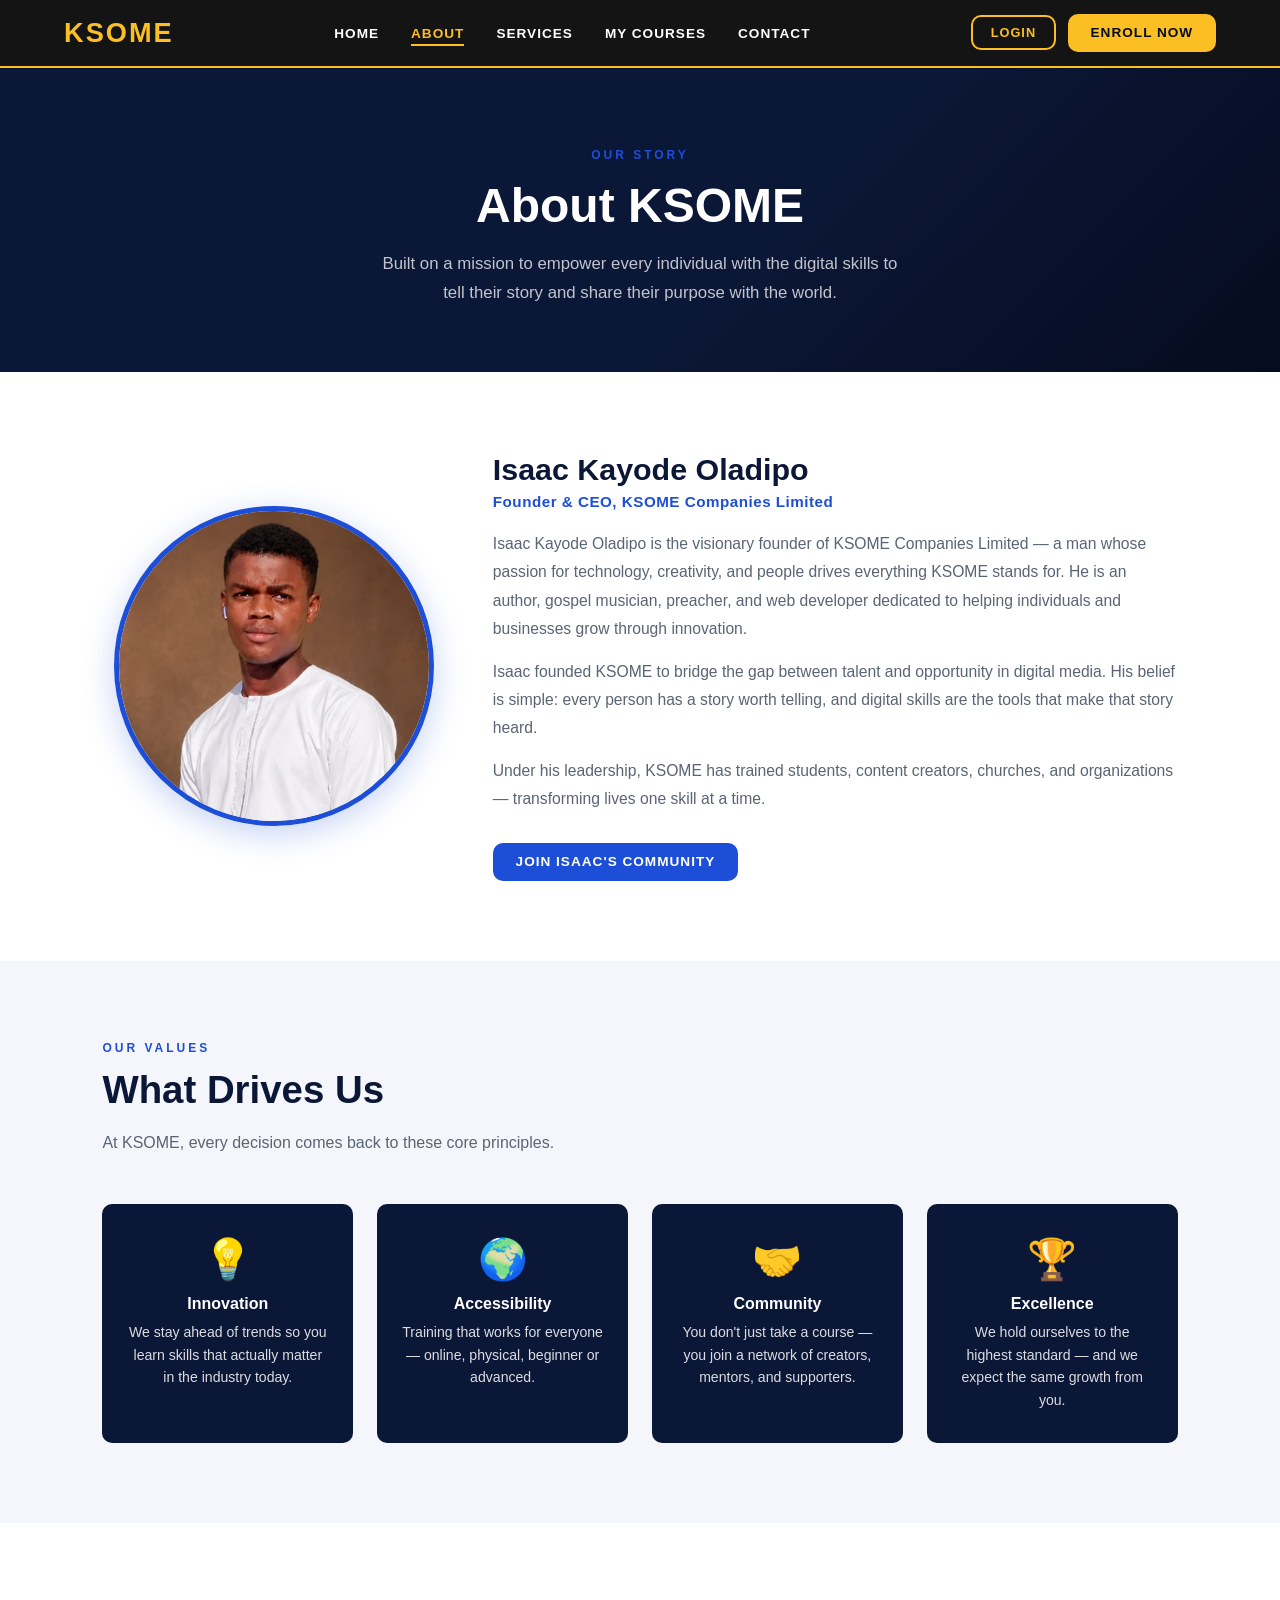
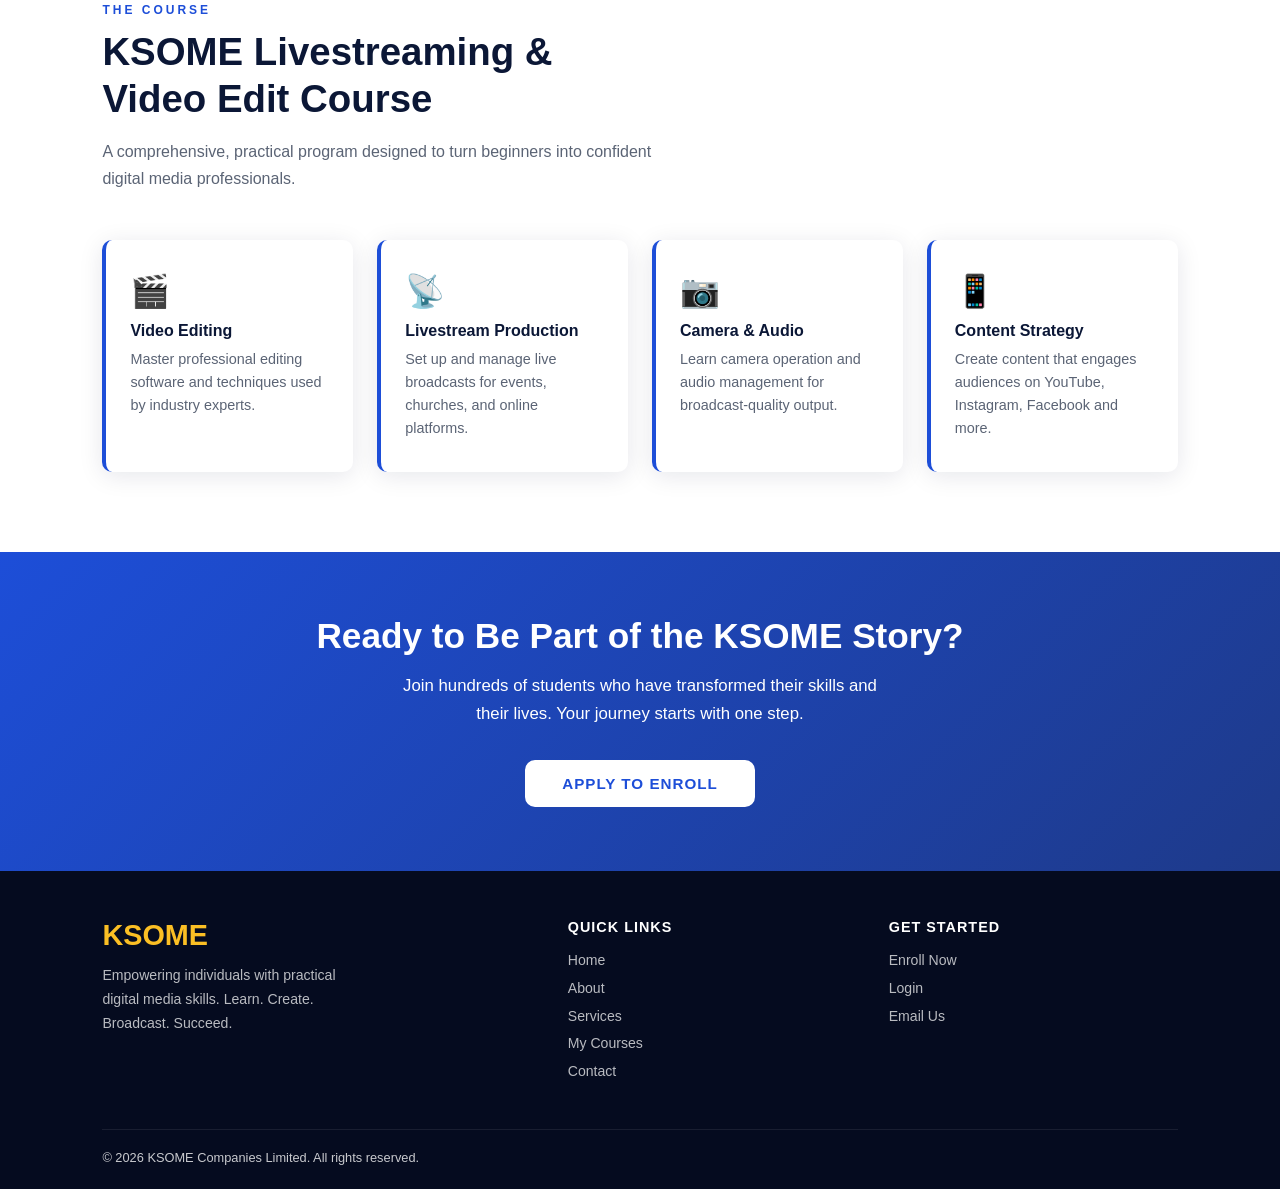
<file: about.html>
<!DOCTYPE html>
<html lang="en">
<head>
  <meta charset="UTF-8">
  <meta name="viewport" content="width=device-width, initial-scale=1.0">
  <title>About – KSOME</title>
  <link rel="stylesheet" href="style.css">
</head>
<body>

<nav class="navbar">
  <a href="index.html" class="nav-logo">KSOME</a>
  <ul class="nav-links">
    <li><a href="index.html">Home</a></li>
    <li><a href="about.html" class="active">About</a></li>
    <li><a href="service.html">Services</a></li>
    <li><a href="my-course.html">My Courses</a></li>
    <li><a href="contact.html">Contact</a></li>
  </ul>
  <div class="nav-actions">
    <a href="login.html" class="btn-outline">Login</a>
    <a href="Enroll.html" class="btn-primary">Enroll Now</a>
  </div>
  <button class="hamburger" onclick="toggleMenu()" aria-label="Menu">
    <span></span><span></span><span></span>
  </button>
</nav>

<div class="mobile-menu" id="mobileMenu">
  <a href="index.html">Home</a>
  <a href="about.html">About</a>
  <a href="service.html">Services</a>
  <a href="my-course.html">My Courses</a>
  <a href="contact.html">Contact</a>
  <a href="login.html">Login</a>
  <a href="Enroll.html" style="color: var(--orange);">Enroll Now</a>
</div>

<div class="page">

  <!-- HERO -->
  <div class="about-hero">
    <div class="section-label" style="text-align:center; margin-bottom:1rem;">Our Story</div>
    <h1>About KSOME</h1>
    <p>Built on a mission to empower every individual with the digital skills to tell their story and share their purpose with the world.</p>
  </div>

  <!-- FOUNDER -->
  <div class="founder-section">
    <div>
      <img src="ksome.jpeg" alt="Isaac Kayode Oladipo – Founder of KSOME" class="founder-img">
    </div>
    <div class="founder-text">
      <h2>Isaac Kayode Oladipo</h2>
      <div class="title">Founder & CEO, KSOME Companies Limited</div>
      <p>Isaac Kayode Oladipo is the visionary founder of KSOME Companies Limited — a man whose passion for technology, creativity, and people drives everything KSOME stands for. He is an author, gospel musician, preacher, and web developer dedicated to helping individuals and businesses grow through innovation.</p>
      <p>Isaac founded KSOME to bridge the gap between talent and opportunity in digital media. His belief is simple: every person has a story worth telling, and digital skills are the tools that make that story heard.</p>
      <p>Under his leadership, KSOME has trained students, content creators, churches, and organizations — transforming lives one skill at a time.</p>
      <a href="Enroll.html" class="btn-primary" style="margin-top:1rem;">Join Isaac's Community</a>
    </div>
  </div>

  <!-- MISSION CARDS -->
  <section class="section section-alt">
    <div class="section-label">Our Values</div>
    <h2 class="section-title">What Drives Us</h2>
    <p class="section-sub">At KSOME, every decision comes back to these core principles.</p>

    <div class="mission-grid">
      <div class="mission-card">
        <div class="big">💡</div>
        <h3>Innovation</h3>
        <p>We stay ahead of trends so you learn skills that actually matter in the industry today.</p>
      </div>
      <div class="mission-card">
        <div class="big">🌍</div>
        <h3>Accessibility</h3>
        <p>Training that works for everyone — online, physical, beginner or advanced.</p>
      </div>
      <div class="mission-card">
        <div class="big">🤝</div>
        <h3>Community</h3>
        <p>You don't just take a course — you join a network of creators, mentors, and supporters.</p>
      </div>
      <div class="mission-card">
        <div class="big">🏆</div>
        <h3>Excellence</h3>
        <p>We hold ourselves to the highest standard — and we expect the same growth from you.</p>
      </div>
    </div>
  </section>

  <!-- ABOUT COURSE -->
  <section class="section">
    <div class="section-label">The Course</div>
    <h2 class="section-title">KSOME Livestreaming &<br>Video Edit Course</h2>
    <p class="section-sub">A comprehensive, practical program designed to turn beginners into confident digital media professionals.</p>

    <div class="feature-grid">
      <div class="feature-card">
        <div class="icon">🎬</div>
        <h3>Video Editing</h3>
        <p>Master professional editing software and techniques used by industry experts.</p>
      </div>
      <div class="feature-card">
        <div class="icon">📡</div>
        <h3>Livestream Production</h3>
        <p>Set up and manage live broadcasts for events, churches, and online platforms.</p>
      </div>
      <div class="feature-card">
        <div class="icon">📷</div>
        <h3>Camera & Audio</h3>
        <p>Learn camera operation and audio management for broadcast-quality output.</p>
      </div>
      <div class="feature-card">
        <div class="icon">📱</div>
        <h3>Content Strategy</h3>
        <p>Create content that engages audiences on YouTube, Instagram, Facebook and more.</p>
      </div>
    </div>
  </section>

  <!-- CTA -->
  <section class="cta-banner">
    <h2>Ready to Be Part of the KSOME Story?</h2>
    <p>Join hundreds of students who have transformed their skills and their lives. Your journey starts with one step.</p>
    <a href="Enroll.html" class="btn-white">Apply to Enroll</a>
  </section>

</div>

<footer>
  <div class="footer-top">
    <div class="footer-brand">
      <div class="logo">KSOME</div>
      <p>Empowering individuals with practical digital media skills. Learn. Create. Broadcast. Succeed.</p>
    </div>
    <div class="footer-col">
      <h4>Quick Links</h4>
      <ul>
        <li><a href="index.html">Home</a></li>
        <li><a href="about.html">About</a></li>
        <li><a href="service.html">Services</a></li>
        <li><a href="my-course.html">My Courses</a></li>
        <li><a href="contact.html">Contact</a></li>
      </ul>
    </div>
    <div class="footer-col">
      <h4>Get Started</h4>
      <ul>
        <li><a href="Enroll.html">Enroll Now</a></li>
        <li><a href="login.html">Login</a></li>
        <li><a href="mailto:ksome.cl@gmail.com">Email Us</a></li>
      </ul>
    </div>
  </div>
  <div class="footer-bottom">
    <span>© 2026 KSOME Companies Limited. All rights reserved.</span>
  </div>
</footer>

<script>
function toggleMenu() {
  document.getElementById('mobileMenu').classList.toggle('open');
}
</script>

</body>
</html>
</file>
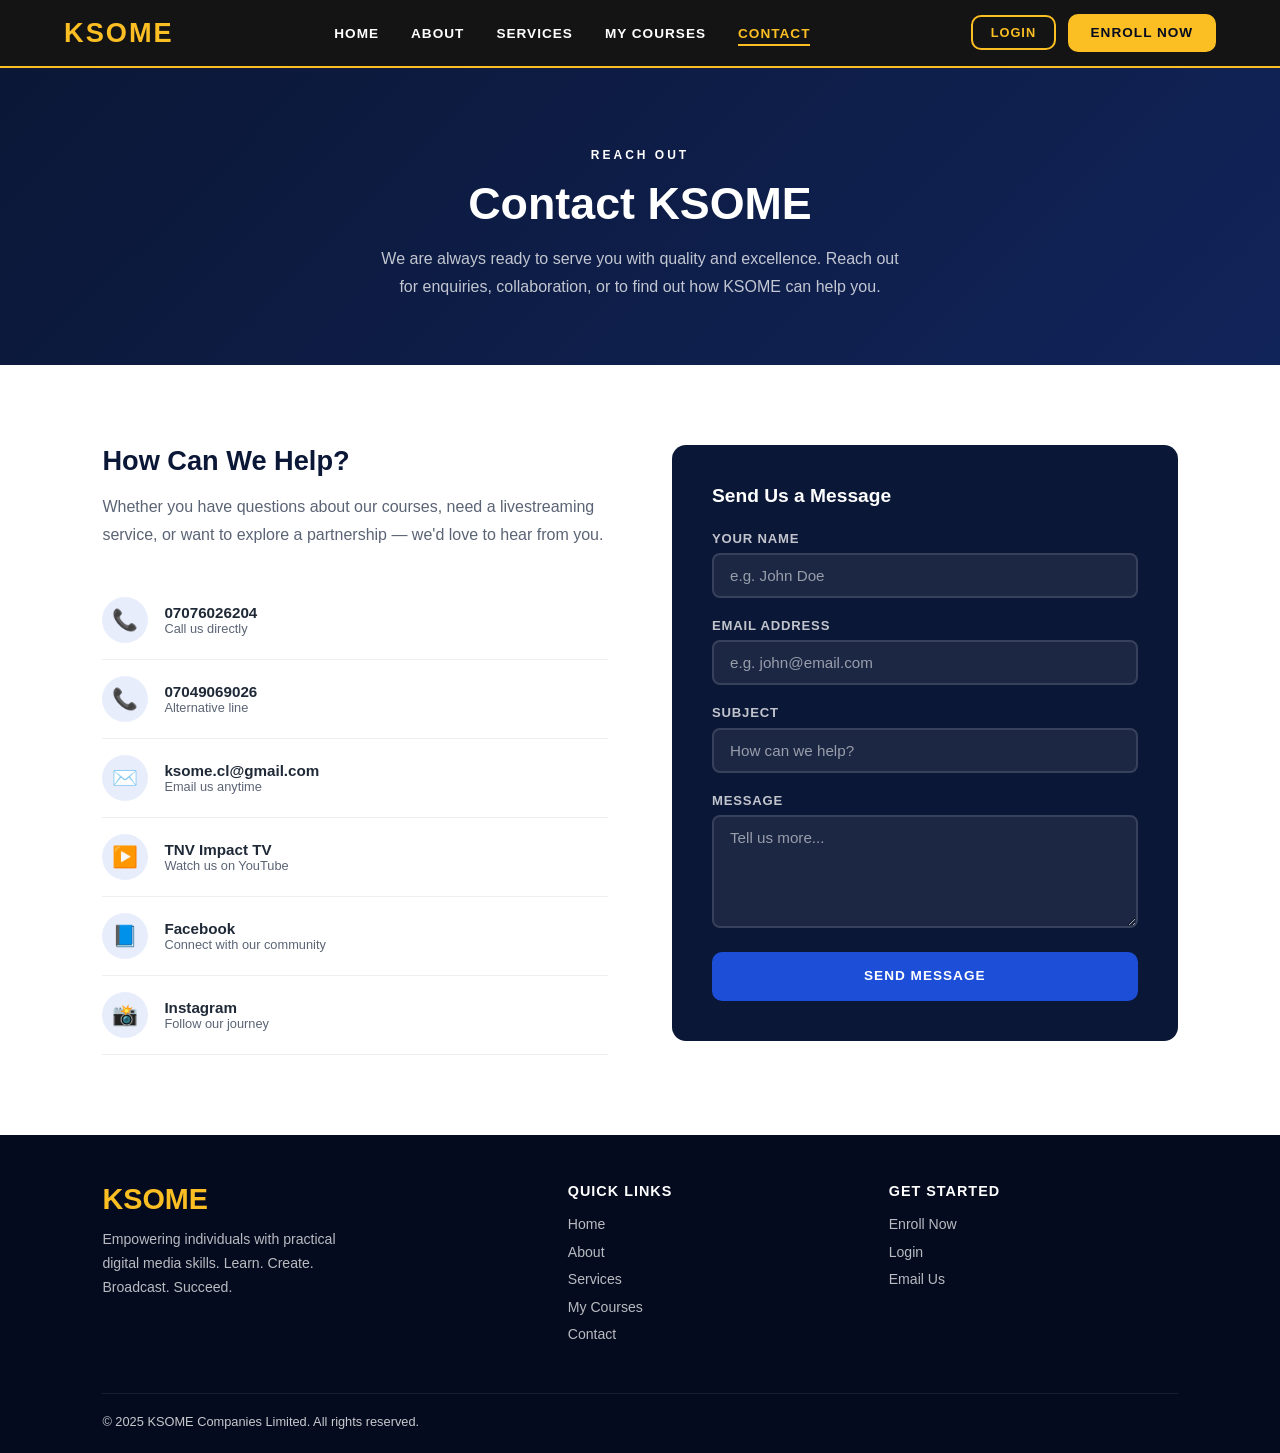
<file: contact.html>
<!DOCTYPE html>
<html lang="en">
<head>
  <meta charset="UTF-8">
  <meta name="viewport" content="width=device-width, initial-scale=1.0">
  <title>Contact – KSOME</title>
  <link rel="stylesheet" href="style.css">
</head>
<body>

<nav class="navbar">
  <a href="index.html" class="nav-logo">KSOME</a>
  <ul class="nav-links">
    <li><a href="index.html">Home</a></li>
    <li><a href="about.html">About</a></li>
    <li><a href="service.html">Services</a></li>
    <li><a href="my-course.html">My Courses</a></li>
    <li><a href="contact.html" class="active">Contact</a></li>
  </ul>
  <div class="nav-actions">
    <a href="login.html" class="btn-outline">Login</a>
    <a href="Enroll.html" class="btn-primary">Enroll Now</a>
  </div>
  <button class="hamburger" onclick="toggleMenu()" aria-label="Menu">
    <span></span><span></span><span></span>
  </button>
</nav>

<div class="mobile-menu" id="mobileMenu">
  <a href="index.html">Home</a>
  <a href="about.html">About</a>
  <a href="service.html">Services</a>
  <a href="my-course.html">My Courses</a>
  <a href="contact.html">Contact</a>
  <a href="login.html">Login</a>
  <a href="Enroll.html" style="color: var(--orange);">Enroll Now</a>
</div>

<div class="page">

  <div class="page-hero">
    <div class="section-label" style="text-align:center; margin-bottom:1rem; color:var(--orange);">Reach Out</div>
    <h1>Contact KSOME</h1>
    <p>We are always ready to serve you with quality and excellence. Reach out for enquiries, collaboration, or to find out how KSOME can help you.</p>
  </div>

  <div class="contact-grid">

    <!-- CONTACT INFO -->
    <div class="contact-info">
      <h2>How Can We Help?</h2>
      <p>Whether you have questions about our courses, need a livestreaming service, or want to explore a partnership — we'd love to hear from you.</p>

      <a href="tel:07076026204" class="contact-item">
        <div class="ci-icon">📞</div>
        <div>
          <div class="ci-text">07076026204</div>
          <div class="ci-label">Call us directly</div>
        </div>
      </a>

      <a href="tel:07049069026" class="contact-item">
        <div class="ci-icon">📞</div>
        <div>
          <div class="ci-text">07049069026</div>
          <div class="ci-label">Alternative line</div>
        </div>
      </a>

      <a href="mailto:ksome.cl@gmail.com" class="contact-item">
        <div class="ci-icon">✉️</div>
        <div>
          <div class="ci-text">ksome.cl@gmail.com</div>
          <div class="ci-label">Email us anytime</div>
        </div>
      </a>

      <a href="https://www.youtube.com/@TNVImpactTV" target="_blank" class="contact-item">
        <div class="ci-icon">▶️</div>
        <div>
          <div class="ci-text">TNV Impact TV</div>
          <div class="ci-label">Watch us on YouTube</div>
        </div>
      </a>

      <a href="https://www.fb.com/l/6lp1kJRRR" target="_blank" class="contact-item">
        <div class="ci-icon">📘</div>
        <div>
          <div class="ci-text">Facebook</div>
          <div class="ci-label">Connect with our community</div>
        </div>
      </a>

      <a href="https://www.instagram.com/invites/contact/?utm_source=ig_contact_invites&utm_medium=copy_link&utm_content=lmtj301" target="_blank" class="contact-item">
        <div class="ci-icon">📸</div>
        <div>
          <div class="ci-text">Instagram</div>
          <div class="ci-label">Follow our journey</div>
        </div>
      </a>
    </div>

    <!-- CONTACT FORM -->
    <div class="contact-form-box">
      <h3>Send Us a Message</h3>
      <p id="contactMsg"></p>

      <div class="form-group">
        <label>Your Name</label>
        <input type="text" id="cName" placeholder="e.g. John Doe">
      </div>
      <div class="form-group">
        <label>Email Address</label>
        <input type="email" id="cEmail" placeholder="e.g. john@email.com">
      </div>
      <div class="form-group">
        <label>Subject</label>
        <input type="text" id="cSubject" placeholder="How can we help?">
      </div>
      <div class="form-group">
        <label>Message</label>
        <textarea id="cMessage" rows="5" placeholder="Tell us more..."></textarea>
      </div>
      <button class="btn-primary" style="width:100%; padding: 0.85rem;" onclick="sendMessage()">Send Message</button>
    </div>

  </div>

</div>

<footer>
  <div class="footer-top">
    <div class="footer-brand">
      <div class="logo">KSOME</div>
      <p>Empowering individuals with practical digital media skills. Learn. Create. Broadcast. Succeed.</p>
    </div>
    <div class="footer-col">
      <h4>Quick Links</h4>
      <ul>
        <li><a href="index.html">Home</a></li>
        <li><a href="about.html">About</a></li>
        <li><a href="service.html">Services</a></li>
        <li><a href="my-course.html">My Courses</a></li>
        <li><a href="contact.html">Contact</a></li>
      </ul>
    </div>
    <div class="footer-col">
      <h4>Get Started</h4>
      <ul>
        <li><a href="Enroll.html">Enroll Now</a></li>
        <li><a href="login.html">Login</a></li>
        <li><a href="mailto:ksome.cl@gmail.com">Email Us</a></li>
      </ul>
    </div>
  </div>
  <div class="footer-bottom">
    <span>© 2025 KSOME Companies Limited. All rights reserved.</span>
  </div>
</footer>

<script>
function toggleMenu() {
  document.getElementById('mobileMenu').classList.toggle('open');
}

function sendMessage() {
  const name    = document.getElementById('cName').value.trim();
  const email   = document.getElementById('cEmail').value.trim();
  const subject = document.getElementById('cSubject').value.trim();
  const message = document.getElementById('cMessage').value.trim();
  const msg     = document.getElementById('contactMsg');

  if (!name || !email || !subject || !message) {
    msg.className = 'msg-error';
    msg.textContent = '❌ Please fill in all fields before sending.';
    return;
  }

  // Build mailto link as fallback since no backend is configured
  const mailto = `mailto:ksome.cl@gmail.com?subject=${encodeURIComponent(subject + ' – from ' + name)}&body=${encodeURIComponent('From: ' + name + '\nEmail: ' + email + '\n\n' + message)}`;
  window.location.href = mailto;

  msg.className = 'msg-success';
  msg.textContent = '✅ Your email app is opening. We look forward to hearing from you!';
}
</script>

</body>
</html>
</file>
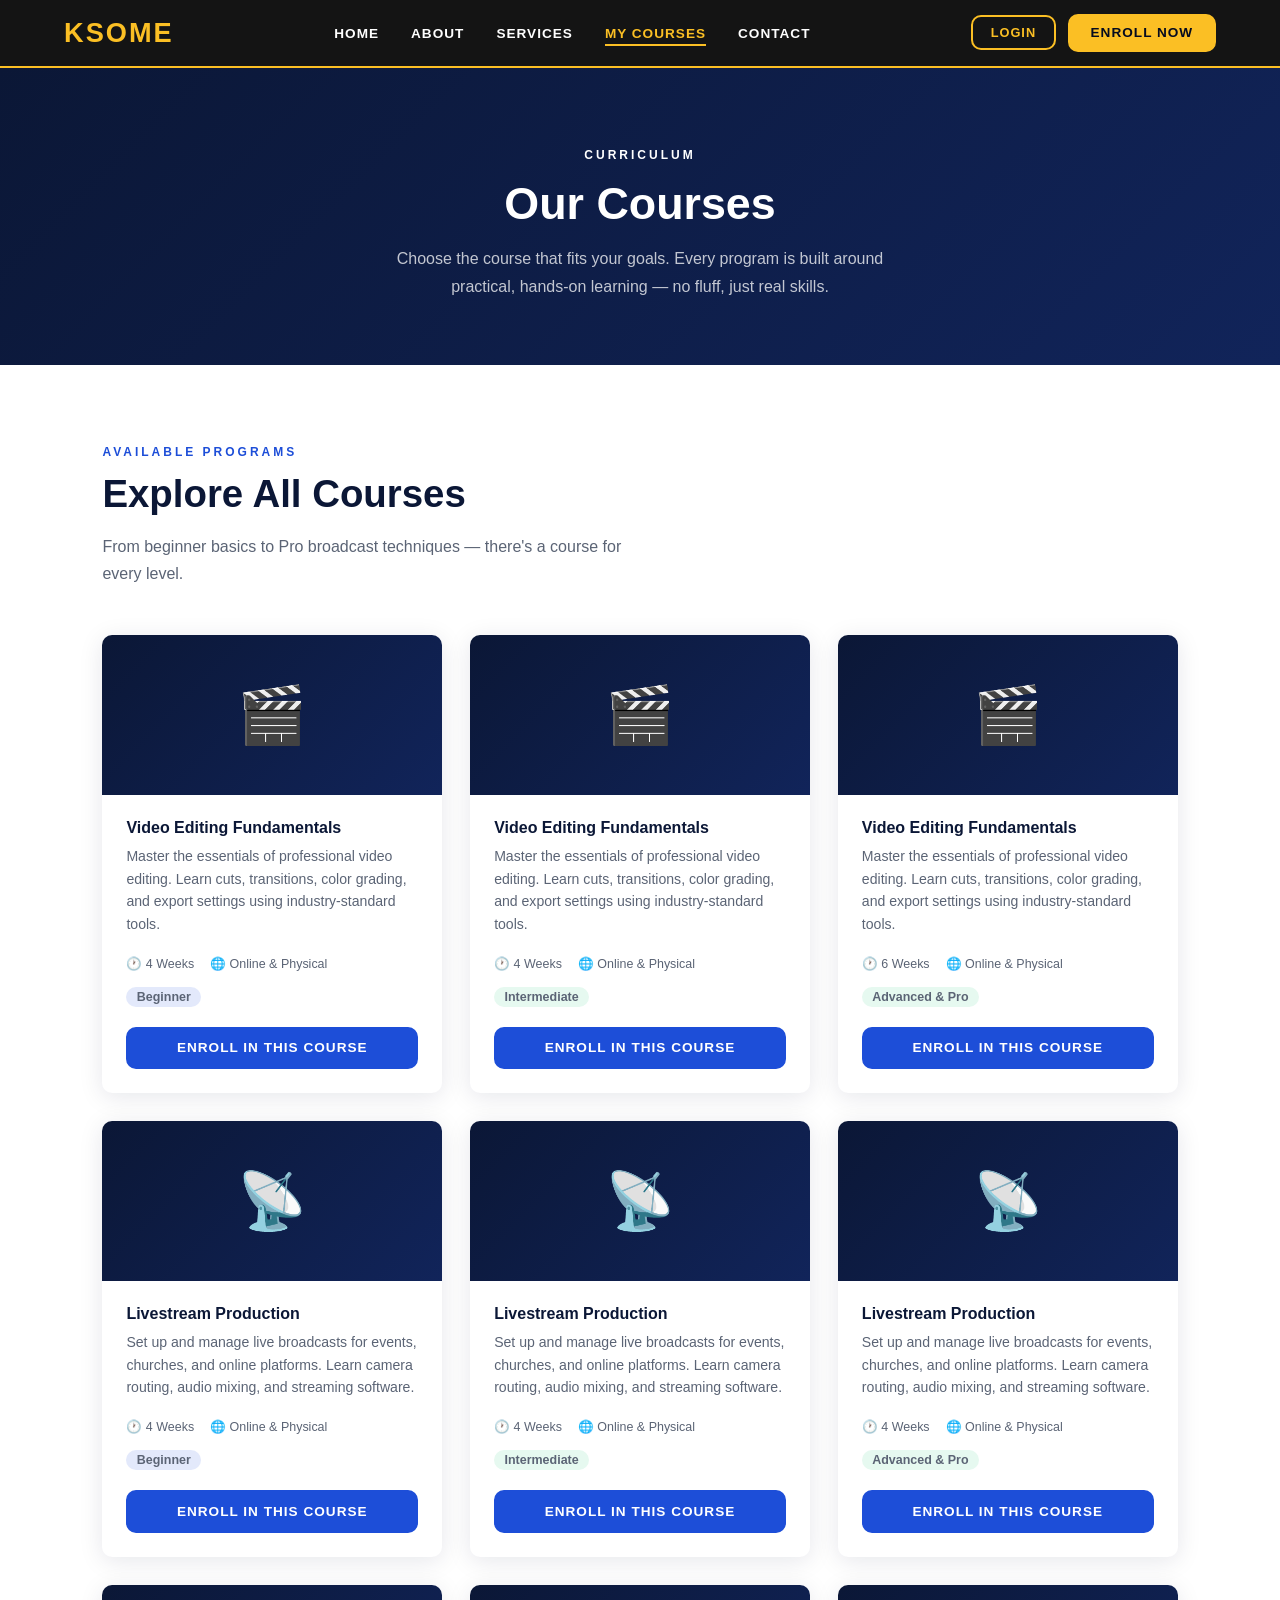
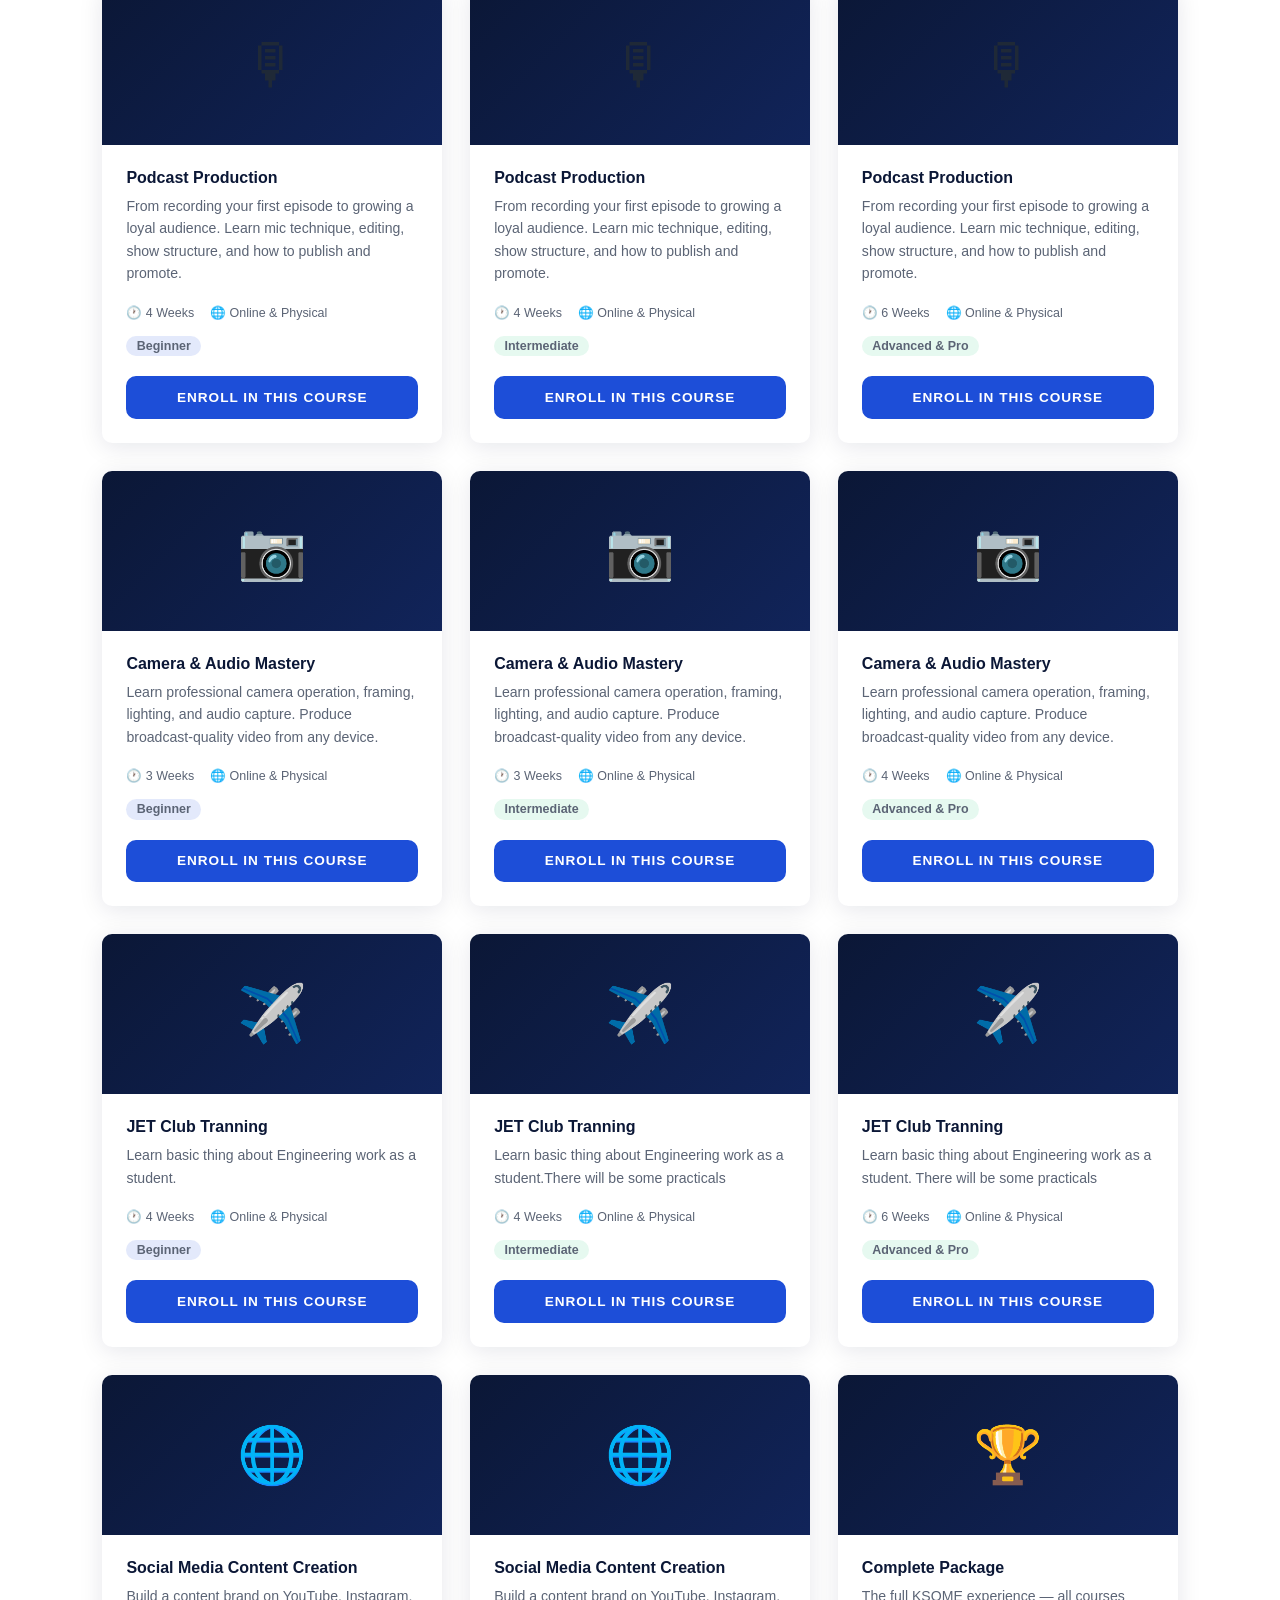
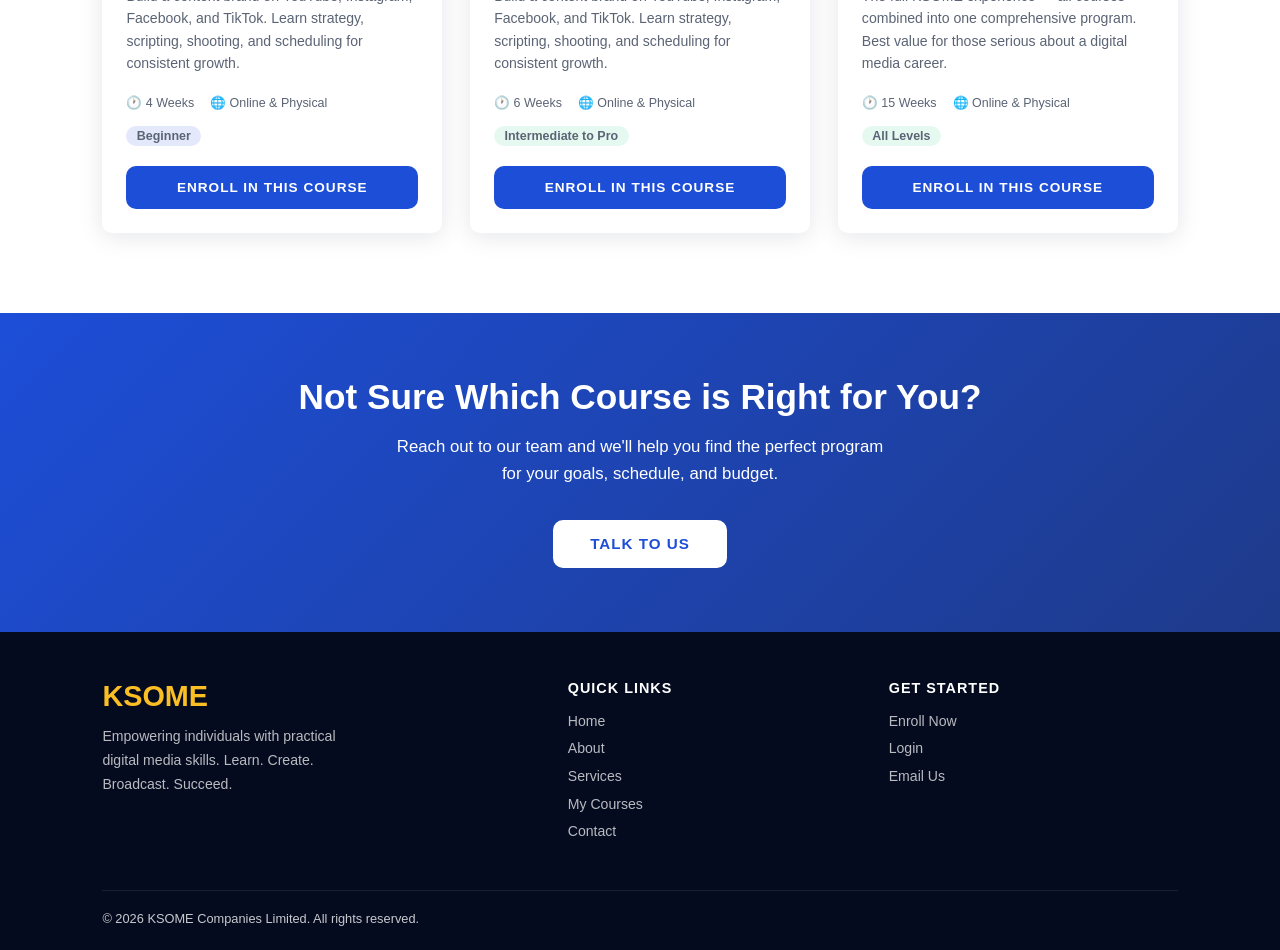
<file: my-course.html>
<!DOCTYPE html>
<html lang="en">
<head>
  <meta charset="UTF-8">
  <meta name="viewport" content="width=device-width, initial-scale=1.0">
  <title>My Courses – KSOME</title>
  <link rel="stylesheet" href="style.css">
</head>
<body>

<nav class="navbar">
  <a href="index.html" class="nav-logo">KSOME</a>
  <ul class="nav-links">
    <li><a href="index.html">Home</a></li>
    <li><a href="about.html">About</a></li>
    <li><a href="service.html">Services</a></li>
    <li><a href="my-course.html" class="active">My Courses</a></li>
    <li><a href="contact.html">Contact</a></li>
  </ul>
  <div class="nav-actions">
    <a href="login.html" class="btn-outline">Login</a>
    <a href="Enroll.html" class="btn-primary">Enroll Now</a>
  </div>
  <button class="hamburger" onclick="toggleMenu()" aria-label="Menu">
    <span></span><span></span><span></span>
  </button>
</nav>

<div class="mobile-menu" id="mobileMenu">
  <a href="index.html">Home</a>
  <a href="about.html">About</a>
  <a href="service.html">Services</a>
  <a href="my-course.html">My Courses</a>
  <a href="contact.html">Contact</a>
  <a href="login.html">Login</a>
  <a href="Enroll.html" style="color: var(--orange);">Enroll Now</a>
</div>

<div class="page">

  <div class="page-hero">
    <div class="section-label" style="text-align:center; margin-bottom:1rem; color:var(--orange);">Curriculum</div>
    <h1>Our Courses</h1>
    <p>Choose the course that fits your goals. Every program is built around practical, hands-on learning — no fluff, just real skills.</p>
  </div>

  <section class="section">
    <div class="section-label">Available Programs</div>
    <h2 class="section-title">Explore All Courses</h2>
    <p class="section-sub">From beginner basics to Pro broadcast techniques — there's a course for every level.</p>

    <div class="course-grid">

      <div class="course-card">
        <div class="course-card-img">🎬</div>
        <div class="course-card-body">
          <h3>Video Editing Fundamentals</h3>
          <p>Master the essentials of professional video editing. Learn cuts, transitions, color grading, and export settings using industry-standard tools.</p>
          <div class="course-meta">
            <span>🕐 4 Weeks</span>
            <span>🌐 Online & Physical</span>
            <span class="badge badge-orange">Beginner</span>
          </div>
          <a href="Enroll.html" class="btn-primary" style="width:100%; text-align:center; display:block; padding: 0.65rem;">Enroll in This Course</a>
        </div>
      </div>

      <div class="course-card">
        <div class="course-card-img">🎬</div>
        <div class="course-card-body">
          <h3>Video Editing Fundamentals</h3>
          <p>Master the essentials of professional video editing. Learn cuts, transitions, color grading, and export settings using industry-standard tools.</p>
          <div class="course-meta">
            <span>🕐 4 Weeks</span>
            <span>🌐 Online & Physical</span>
            <span class="badge badge-green">Intermediate</span>
          </div>
          <a href="Enroll.html" class="btn-primary" style="width:100%; text-align:center; display:block; padding: 0.65rem;">Enroll in This Course</a>
        </div>
      </div>

      <div class="course-card">
        <div class="course-card-img">🎬</div>
        <div class="course-card-body">
          <h3>Video Editing Fundamentals</h3>
          <p>Master the essentials of professional video editing. Learn cuts, transitions, color grading, and export settings using industry-standard tools.</p>
          <div class="course-meta">
            <span>🕐 6 Weeks</span>
            <span>🌐 Online & Physical</span>
            <span class="badge badge-green">Advanced & Pro</span>
          </div>
          <a href="Enroll.html" class="btn-primary" style="width:100%; text-align:center; display:block; padding: 0.65rem;">Enroll in This Course</a>
        </div>
      </div>

      <div class="course-card">
        <div class="course-card-img">📡</div>
        <div class="course-card-body">
          <h3>Livestream Production</h3>
          <p>Set up and manage live broadcasts for events, churches, and online platforms. Learn camera routing, audio mixing, and streaming software.</p>
          <div class="course-meta">
            <span>🕐 4 Weeks</span>
            <span>🌐 Online & Physical</span>
            <span class="badge badge-orange">Beginner</span>
          </div>
          <a href="Enroll.html" class="btn-primary" style="width:100%; text-align:center; display:block; padding: 0.65rem;">Enroll in This Course</a>
        </div>
      </div>

      <div class="course-card">
        <div class="course-card-img">📡</div>
        <div class="course-card-body">
          <h3>Livestream Production</h3>
          <p>Set up and manage live broadcasts for events, churches, and online platforms. Learn camera routing, audio mixing, and streaming software.</p>
          <div class="course-meta">
            <span>🕐 4 Weeks</span>
            <span>🌐 Online & Physical</span>
            <span class="badge badge-green">Intermediate</span>
          </div>
          <a href="Enroll.html" class="btn-primary" style="width:100%; text-align:center; display:block; padding: 0.65rem;">Enroll in This Course</a>
        </div>
      </div>

      <div class="course-card">
        <div class="course-card-img">📡</div>
        <div class="course-card-body">
          <h3>Livestream Production</h3>
          <p>Set up and manage live broadcasts for events, churches, and online platforms. Learn camera routing, audio mixing, and streaming software.</p>
          <div class="course-meta">
            <span>🕐 4 Weeks</span>
            <span>🌐 Online & Physical</span>
            <span class="badge badge-green">Advanced & Pro</span>
          </div>
          <a href="Enroll.html" class="btn-primary" style="width:100%; text-align:center; display:block; padding: 0.65rem;">Enroll in This Course</a>
        </div>
      </div>

    <div class="course-card">
        <div class="course-card-img">🎙</div>
        <div class="course-card-body">
          <h3>Podcast Production</h3>
          <p>From recording your first episode to growing a loyal audience. Learn mic technique, editing, show structure, and how to publish and promote.</p>
          <div class="course-meta">
            <span>🕐 4 Weeks</span>
            <span>🌐 Online & Physical</span>
            <span class="badge badge-orange">Beginner</span>
          </div>
          <a href="Enroll.html" class="btn-primary" style="width:100%; text-align:center; display:block; padding: 0.65rem;">Enroll in This Course</a>
        </div>
      </div>

      <div class="course-card">
        <div class="course-card-img">🎙</div>
        <div class="course-card-body">
          <h3>Podcast Production</h3>
          <p>From recording your first episode to growing a loyal audience. Learn mic technique, editing, show structure, and how to publish and promote.</p>
          <div class="course-meta">
            <span>🕐 4 Weeks</span>
            <span>🌐 Online & Physical</span>
            <span class="badge badge-green">Intermediate</span>
          </div>
          <a href="Enroll.html" class="btn-primary" style="width:100%; text-align:center; display:block; padding: 0.65rem;">Enroll in This Course</a>
        </div>
      </div>

      <div class="course-card">
        <div class="course-card-img">🎙</div>
        <div class="course-card-body">
          <h3>Podcast Production</h3>
          <p>From recording your first episode to growing a loyal audience. Learn mic technique, editing, show structure, and how to publish and promote.</p>
          <div class="course-meta">
            <span>🕐 6 Weeks</span>
            <span>🌐 Online & Physical</span>
            <span class="badge badge-green">Advanced & Pro</span>
          </div>
          <a href="Enroll.html" class="btn-primary" style="width:100%; text-align:center; display:block; padding: 0.65rem;">Enroll in This Course</a>
        </div>
      </div>

      <div class="course-card">
        <div class="course-card-img">📷</div>
        <div class="course-card-body">
          <h3>Camera & Audio Mastery</h3>
          <p>Learn professional camera operation, framing, lighting, and audio capture. Produce broadcast-quality video from any device.</p>
          <div class="course-meta">
            <span>🕐 3 Weeks</span>
            <span>🌐 Online & Physical</span>
            <span class="badge badge-orange">Beginner</span>
          </div>
          <a href="Enroll.html" class="btn-primary" style="width:100%; text-align:center; display:block; padding: 0.65rem;">Enroll in This Course</a>
        </div>
      </div>

      <div class="course-card">
        <div class="course-card-img">📷</div>
        <div class="course-card-body">
          <h3>Camera & Audio Mastery</h3>
          <p>Learn professional camera operation, framing, lighting, and audio capture. Produce broadcast-quality video from any device.</p>
          <div class="course-meta">
            <span>🕐 3 Weeks</span>
            <span>🌐 Online & Physical</span>
            <span class="badge badge-green">Intermediate</span>
          </div>
          <a href="Enroll.html" class="btn-primary" style="width:100%; text-align:center; display:block; padding: 0.65rem;">Enroll in This Course</a>
        </div>
      </div>

            <div class="course-card">
        <div class="course-card-img">📷</div>
        <div class="course-card-body">
          <h3>Camera & Audio Mastery</h3>
          <p>Learn professional camera operation, framing, lighting, and audio capture. Produce broadcast-quality video from any device.</p>
          <div class="course-meta">
            <span>🕐 4 Weeks</span>
            <span>🌐 Online & Physical</span>
            <span class="badge badge-green">Advanced & Pro</span>
          </div>
          <a href="Enroll.html" class="btn-primary" style="width:100%; text-align:center; display:block; padding: 0.65rem;">Enroll in This Course</a>
        </div>
      </div>


      <div class="course-card">
        <div class="course-card-img">✈️</div>
        <div class="course-card-body">
          <h3>JET Club Tranning</h3>
          <p>Learn basic thing about Engineering work as a student.</p>
          <div class="course-meta">
            <span>🕐 4 Weeks</span>
            <span>🌐 Online & Physical</span>
            <span class="badge badge-orange">Beginner</span>
          </div>
          <a href="Enroll.html" class="btn-primary" style="width:100%; text-align:center; display:block; padding: 0.65rem;">Enroll in This Course</a>
        </div>
      </div>

      <div class="course-card">
        <div class="course-card-img">✈️</div>
        <div class="course-card-body">
          <h3>JET Club Tranning</h3>
          <p>Learn basic thing about Engineering work as a student.There will be some practicals</p>
          <div class="course-meta">
            <span>🕐 4 Weeks</span>
            <span>🌐 Online & Physical</span>
            <span class="badge badge-green">Intermediate</span>
          </div>
          <a href="Enroll.html" class="btn-primary" style="width:100%; text-align:center; display:block; padding: 0.65rem;">Enroll in This Course</a>
        </div>
      </div>

      <div class="course-card">
        <div class="course-card-img">✈️</div>
        <div class="course-card-body">
          <h3>JET Club Tranning</h3>
          <p>Learn basic thing about Engineering work as a student. There will be some practicals</p>
          <div class="course-meta">
            <span>🕐 6 Weeks</span>
            <span>🌐 Online & Physical</span>
            <span class="badge badge-green">Advanced & Pro</span>
          </div>
          <a href="Enroll.html" class="btn-primary" style="width:100%; text-align:center; display:block; padding: 0.65rem;">Enroll in This Course</a>
        </div>
      </div>

      <div class="course-card">
        <div class="course-card-img">🌐</div>
        <div class="course-card-body">
          <h3>Social Media Content Creation</h3>
          <p>Build a content brand on YouTube, Instagram, Facebook, and TikTok. Learn strategy, scripting, shooting, and scheduling for consistent growth.</p>
          <div class="course-meta">
            <span>🕐 4 Weeks</span>
            <span>🌐 Online & Physical</span>
            <span class="badge badge-orange">Beginner</span>
          </div>
          <a href="Enroll.html" class="btn-primary" style="width:100%; text-align:center; display:block; padding: 0.65rem;">Enroll in This Course</a>
        </div>
      </div>

      <div class="course-card">
        <div class="course-card-img">🌐</div>
        <div class="course-card-body">
          <h3>Social Media Content Creation</h3>
          <p>Build a content brand on YouTube, Instagram, Facebook, and TikTok. Learn strategy, scripting, shooting, and scheduling for consistent growth.</p>
          <div class="course-meta">
            <span>🕐 6 Weeks</span>
            <span>🌐 Online & Physical</span>
            <span class="badge badge-green">Intermediate to Pro</span>
          </div>
          <a href="Enroll.html" class="btn-primary" style="width:100%; text-align:center; display:block; padding: 0.65rem;">Enroll in This Course</a>
        </div>
      </div>

      <div class="course-card">
        <div class="course-card-img">🏆</div>
        <div class="course-card-body">
          <h3>Complete Package</h3>
          <p>The full KSOME experience — all courses combined into one comprehensive program. Best value for those serious about a digital media career.</p>
          <div class="course-meta">
            <span>🕐 15 Weeks</span>
            <span>🌐 Online & Physical</span>
            <span class="badge badge-green">All Levels</span>
          </div>
          <a href="Enroll.html" class="btn-primary" style="width:100%; text-align:center; display:block; padding: 0.65rem;">Enroll in This Course</a>
        </div>
      </div>

    </div>
  </section>

  <section class="cta-banner">
    <h2>Not Sure Which Course is Right for You?</h2>
    <p>Reach out to our team and we'll help you find the perfect program for your goals, schedule, and budget.</p>
    <a href="contact.html" class="btn-white">Talk to Us</a>
  </section>

</div>

<footer>
  <div class="footer-top">
    <div class="footer-brand">
      <div class="logo">KSOME</div>
      <p>Empowering individuals with practical digital media skills. Learn. Create. Broadcast. Succeed.</p>
    </div>
    <div class="footer-col">
      <h4>Quick Links</h4>
      <ul>
        <li><a href="index.html">Home</a></li>
        <li><a href="about.html">About</a></li>
        <li><a href="service.html">Services</a></li>
        <li><a href="my-course.html">My Courses</a></li>
        <li><a href="contact.html">Contact</a></li>
      </ul>
    </div>
    <div class="footer-col">
      <h4>Get Started</h4>
      <ul>
        <li><a href="Enroll.html">Enroll Now</a></li>
        <li><a href="login.html">Login</a></li>
        <li><a href="mailto:ksome.cl@gmail.com">Email Us</a></li>
      </ul>
    </div>
  </div>
  <div class="footer-bottom">
    <span>© 2026 KSOME Companies Limited. All rights reserved.</span>
  </div>
</footer>

<script>
function toggleMenu() {
  document.getElementById('mobileMenu').classList.toggle('open');
}
</script>

</body>
</html>
</file>
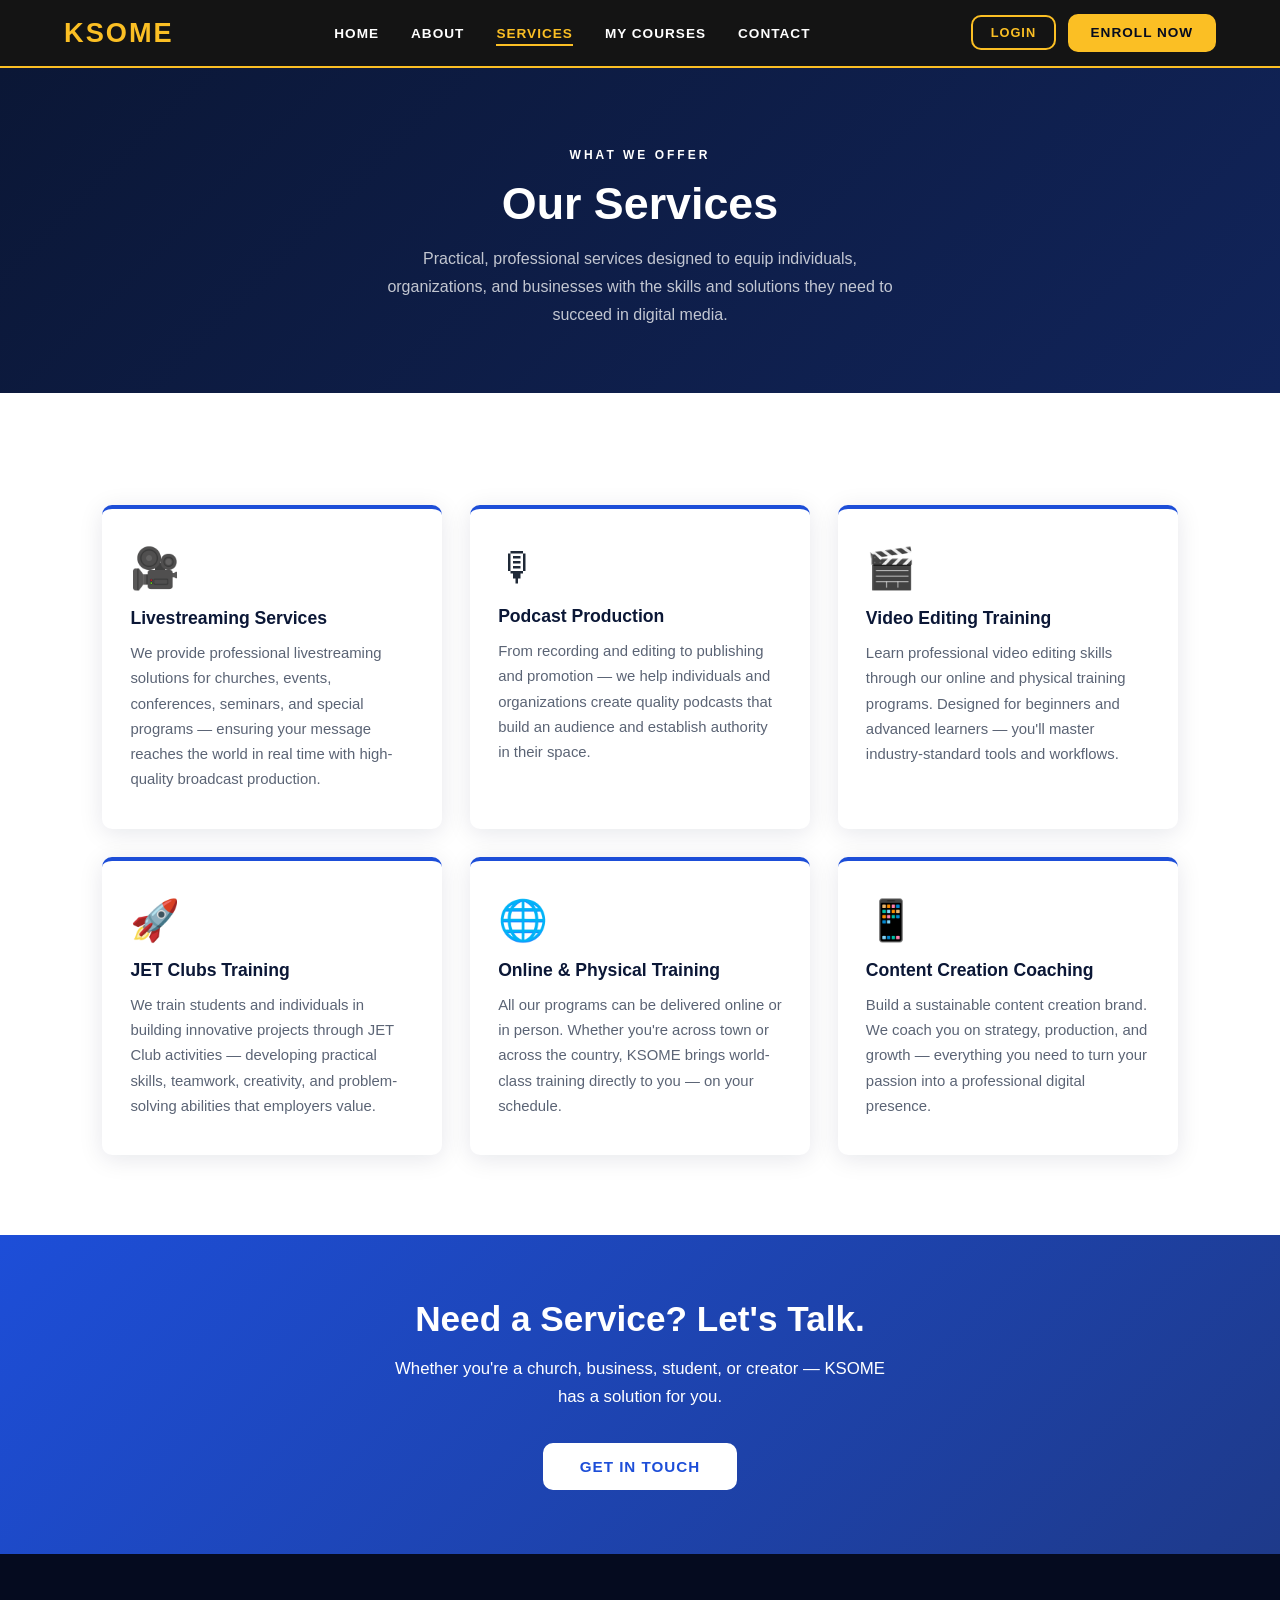
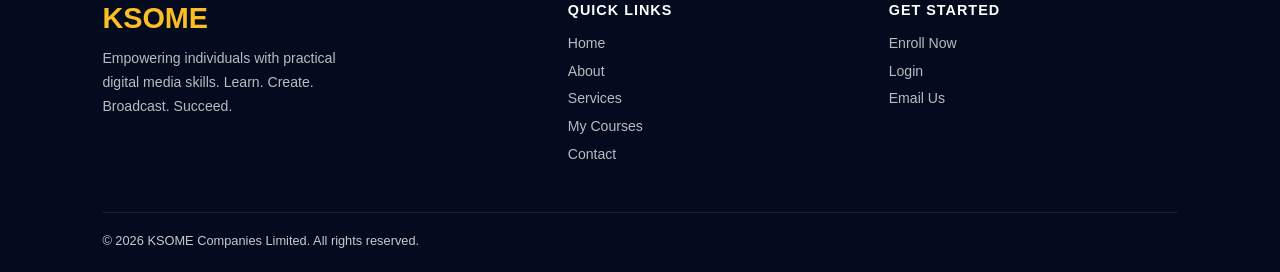
<file: service.html>
<!DOCTYPE html>
<html lang="en">
<head>
  <meta charset="UTF-8">
  <meta name="viewport" content="width=device-width, initial-scale=1.0">
  <title>Services – KSOME</title>
  <link rel="stylesheet" href="style.css">
</head>
<body>

<nav class="navbar">
  <a href="index.html" class="nav-logo">KSOME</a>
  <ul class="nav-links">
    <li><a href="index.html">Home</a></li>
    <li><a href="about.html">About</a></li>
    <li><a href="service.html" class="active">Services</a></li>
    <li><a href="my-course.html">My Courses</a></li>
    <li><a href="contact.html">Contact</a></li>
  </ul>
  <div class="nav-actions">
    <a href="login.html" class="btn-outline">Login</a>
    <a href="Enroll.html" class="btn-primary">Enroll Now</a>
  </div>
  <button class="hamburger" onclick="toggleMenu()" aria-label="Menu">
    <span></span><span></span><span></span>
  </button>
</nav>

<div class="mobile-menu" id="mobileMenu">
  <a href="index.html">Home</a>
  <a href="about.html">About</a>
  <a href="service.html">Services</a>
  <a href="my-course.html">My Courses</a>
  <a href="contact.html">Contact</a>
  <a href="login.html">Login</a>
  <a href="Enroll.html" style="color: var(--orange);">Enroll Now</a>
</div>

<div class="page">

  <div class="page-hero">
    <div class="section-label" style="text-align:center; margin-bottom:1rem; color:var(--orange);">What We Offer</div>
    <h1>Our Services</h1>
    <p>Practical, professional services designed to equip individuals, organizations, and businesses with the skills and solutions they need to succeed in digital media.</p>
  </div>

  <section class="section">
    <div class="services-grid">

      <div class="service-card">
        <span class="si">🎥</span>
        <h2>Livestreaming Services</h2>
        <p>We provide professional livestreaming solutions for churches, events, conferences, seminars, and special programs — ensuring your message reaches the world in real time with high-quality broadcast production.</p>
      </div>

      <div class="service-card">
        <span class="si">🎙</span>
        <h2>Podcast Production</h2>
        <p>From recording and editing to publishing and promotion — we help individuals and organizations create quality podcasts that build an audience and establish authority in their space.</p>
      </div>

      <div class="service-card">
        <span class="si">🎬</span>
        <h2>Video Editing Training</h2>
        <p>Learn professional video editing skills through our online and physical training programs. Designed for beginners and advanced learners — you'll master industry-standard tools and workflows.</p>
      </div>

      <div class="service-card">
        <span class="si">🚀</span>
        <h2>JET Clubs Training</h2>
        <p>We train students and individuals in building innovative projects through JET Club activities — developing practical skills, teamwork, creativity, and problem-solving abilities that employers value.</p>
      </div>

      <div class="service-card">
        <span class="si">🌐</span>
        <h2>Online & Physical Training</h2>
        <p>All our programs can be delivered online or in person. Whether you're across town or across the country, KSOME brings world-class training directly to you — on your schedule.</p>
      </div>

      <div class="service-card">
        <span class="si">📱</span>
        <h2>Content Creation Coaching</h2>
        <p>Build a sustainable content creation brand. We coach you on strategy, production, and growth — everything you need to turn your passion into a professional digital presence.</p>
      </div>

    </div>
  </section>

  <section class="cta-banner">
    <h2>Need a Service? Let's Talk.</h2>
    <p>Whether you're a church, business, student, or creator — KSOME has a solution for you.</p>
    <a href="contact.html" class="btn-white">Get in Touch</a>
  </section>

</div>

<footer>
  <div class="footer-top">
    <div class="footer-brand">
      <div class="logo">KSOME</div>
      <p>Empowering individuals with practical digital media skills. Learn. Create. Broadcast. Succeed.</p>
    </div>
    <div class="footer-col">
      <h4>Quick Links</h4>
      <ul>
        <li><a href="index.html">Home</a></li>
        <li><a href="about.html">About</a></li>
        <li><a href="service.html">Services</a></li>
        <li><a href="my-course.html">My Courses</a></li>
        <li><a href="contact.html">Contact</a></li>
      </ul>
    </div>
    <div class="footer-col">
      <h4>Get Started</h4>
      <ul>
        <li><a href="Enroll.html">Enroll Now</a></li>
        <li><a href="login.html">Login</a></li>
        <li><a href="mailto:ksome.cl@gmail.com">Email Us</a></li>
      </ul>
    </div>
  </div>
  <div class="footer-bottom">
    <span>© 2026 KSOME Companies Limited. All rights reserved.</span>
  </div>
</footer>

<script>
function toggleMenu() {
  document.getElementById('mobileMenu').classList.toggle('open');
}
</script>

</body>
</html>
</file>
<file: style.css>
/* ===== KSOME GLOBAL STYLES ===== */

*, *::before, *::after { box-sizing: border-box; margin: 0; padding: 0; }

:root {
  --brand: #1d4ed8;         /* royal blue: buttons & text on light (6.7:1 with white) */
  --brand-dark: #1e3a8a;
  --accent: #fbbf24;        /* gold: highlights & CTAs on navy */
  --accent-dark: #f59e0b;
  --black: #050b1f;         /* deepest navy */
  --dark: #0b1736;          /* navy */
  --navy-2: #11245a;
  --gray: #f4f6fb;
  --white: #ffffff;
  --text: #1f2937;
  --muted: #5b6475;
  --radius: 10px;
  --shadow: 0 4px 24px rgba(11,23,54,0.10);
  --transition: 0.3s ease;
}

html { scroll-behavior: smooth; }

body {
  font-family: 'Open Sans', sans-serif;
  color: var(--text);
  background: var(--white);
  min-height: 100vh;
}

/* ===== NAVBAR ===== */
.navbar {
  position: fixed;
  top: 0; left: 0; right: 0;
  z-index: 1000;
  background: rgba(13,13,13,0.97);
  backdrop-filter: blur(8px);
  display: flex;
  align-items: center;
  justify-content: space-between;
  padding: 0 5%;
  height: 68px;
  border-bottom: 2px solid var(--accent);
}

.nav-logo {
  font-family: 'Montserrat', sans-serif;
  font-size: 1.7rem;
  font-weight: 900;
  color: var(--accent);
  text-decoration: none;
  letter-spacing: 2px;
}

.nav-links {
  display: flex;
  list-style: none;
  gap: 2rem;
  align-items: center;
}

.nav-links a {
  text-decoration: none;
  color: var(--white);
  font-family: 'Montserrat', sans-serif;
  font-weight: 600;
  font-size: 0.85rem;
  letter-spacing: 1px;
  text-transform: uppercase;
  transition: color var(--transition);
  padding-bottom: 3px;
  border-bottom: 2px solid transparent;
}

.nav-links a:hover,
.nav-links a.active {
  color: var(--accent);
  border-bottom-color: var(--accent);
}

.nav-actions {
  display: flex;
  gap: 0.75rem;
  align-items: center;
}

.btn-outline {
  padding: 0.45rem 1.1rem;
  border: 2px solid var(--accent);
  border-radius: var(--radius);
  color: var(--accent);
  font-family: 'Montserrat', sans-serif;
  font-weight: 700;
  font-size: 0.8rem;
  text-decoration: none;
  text-transform: uppercase;
  letter-spacing: 1px;
  transition: all var(--transition);
  background: transparent;
  cursor: pointer;
}

.btn-outline:hover {
  background: var(--accent);
  color: var(--black);
}

.btn-primary {
  padding: 0.5rem 1.3rem;
  background: var(--brand);
  border: 2px solid var(--brand);
  border-radius: var(--radius);
  color: var(--white);
  font-family: 'Montserrat', sans-serif;
  font-weight: 700;
  font-size: 0.85rem;
  text-decoration: none;
  text-transform: uppercase;
  letter-spacing: 1px;
  transition: all var(--transition);
  cursor: pointer;
  display: inline-block;
}

.btn-primary:hover {
  background: var(--brand-dark);
  border-color: var(--brand-dark);
  transform: translateY(-1px);
  box-shadow: 0 6px 20px rgba(29,78,216,0.35);
}

.hamburger {
  display: none;
  flex-direction: column;
  gap: 5px;
  cursor: pointer;
  padding: 11px 9px;
  min-width: 44px;
  min-height: 44px;
  justify-content: center;
  background: none;
  border: none;
}

.hamburger span {
  display: block;
  width: 26px;
  height: 2px;
  background: var(--white);
  transition: all var(--transition);
  border-radius: 2px;
}

/* ===== MOBILE MENU ===== */
.mobile-menu {
  display: none;
  position: fixed;
  top: 68px;
  left: 0; right: 0;
  background: rgba(13,13,13,0.98);
  padding: 1.5rem 5%;
  z-index: 999;
  flex-direction: column;
  gap: 0;
  border-bottom: 2px solid var(--accent);
}

.mobile-menu.open { display: flex; }

.mobile-menu a {
  color: var(--white);
  text-decoration: none;
  font-family: 'Montserrat', sans-serif;
  font-weight: 600;
  font-size: 1rem;
  padding: 0.85rem 0;
  border-bottom: 1px solid rgba(255,255,255,0.08);
  text-transform: uppercase;
  letter-spacing: 1px;
  transition: color var(--transition);
}

.mobile-menu a:hover { color: var(--accent); }
.mobile-menu a:last-child { border-bottom: none; }

/* ===== PAGE WRAPPER ===== */
.page { padding-top: 68px; }

/* ===== HERO ===== */
.hero {
  min-height: 100vh;
  min-height: 100svh;
  background: linear-gradient(135deg, rgba(5,11,31,0.88) 0%, rgba(5,11,31,0.55) 100%),
              url('isaac.png') center center / cover no-repeat;
  display: flex;
  flex-direction: column;
  justify-content: center;
  align-items: flex-start;
  padding: 0 8%;
  position: relative;
  overflow: hidden;
}

.hero::after {
  content: '';
  position: absolute;
  bottom: 0; left: 0; right: 0;
  height: 4px;
  background: var(--accent);
}

.hero-badge {
  display: inline-block;
  background: rgba(251,191,36,0.18);
  border: 1px solid var(--accent);
  color: var(--accent);
  font-family: 'Montserrat', sans-serif;
  font-size: 0.75rem;
  font-weight: 700;
  letter-spacing: 2px;
  text-transform: uppercase;
  padding: 0.35rem 1rem;
  border-radius: 20px;
  margin-bottom: 1.5rem;
}

.hero h1 {
  font-family: 'Montserrat', sans-serif;
  font-weight: 900;
  font-size: clamp(2rem, 5.5vw, 4rem);
  color: var(--white);
  line-height: 1.15;
  max-width: 700px;
  margin-bottom: 1.5rem;
  letter-spacing: -0.5px;
}

.hero h1 span { color: var(--accent); }

.hero p {
  color: rgba(255,255,255,0.82);
  font-size: clamp(1rem, 2vw, 1.2rem);
  max-width: 540px;
  line-height: 1.75;
  margin-bottom: 2.5rem;
}

.hero-btns {
  display: flex;
  gap: 1rem;
  flex-wrap: wrap;
}

/* ===== SECTIONS ===== */
.section { padding: 5rem 8%; }
.section-alt { background: var(--gray); }

.section-label {
  color: var(--brand);
  font-family: 'Montserrat', sans-serif;
  font-size: 0.75rem;
  font-weight: 700;
  letter-spacing: 3px;
  text-transform: uppercase;
  margin-bottom: 0.75rem;
}

.section-title {
  font-family: 'Montserrat', sans-serif;
  font-weight: 900;
  font-size: clamp(1.6rem, 3.5vw, 2.4rem);
  color: var(--dark);
  line-height: 1.2;
  margin-bottom: 1rem;
}

.section-sub {
  color: var(--muted);
  font-size: 1rem;
  max-width: 560px;
  line-height: 1.7;
  margin-bottom: 3rem;
}

/* ===== FEATURE GRID ===== */
.feature-grid {
  display: grid;
  grid-template-columns: repeat(auto-fit, minmax(240px, 1fr));
  gap: 1.5rem;
  margin-top: 2rem;
}

.feature-card {
  background: var(--white);
  border-radius: var(--radius);
  padding: 2rem 1.5rem;
  box-shadow: var(--shadow);
  border-left: 4px solid var(--brand);
  transition: transform var(--transition), box-shadow var(--transition);
}

.feature-card:hover {
  transform: translateY(-4px);
  box-shadow: 0 8px 32px rgba(29,78,216,0.15);
}

.feature-card .icon { font-size: 2rem; margin-bottom: 0.75rem; }

.feature-card h3 {
  font-family: 'Montserrat', sans-serif;
  font-weight: 700;
  font-size: 1rem;
  color: var(--dark);
  margin-bottom: 0.5rem;
}

.feature-card p { color: var(--muted); font-size: 0.9rem; line-height: 1.6; }

/* ===== LEARN GRID ===== */
.learn-grid {
  display: grid;
  grid-template-columns: repeat(auto-fit, minmax(160px, 1fr));
  gap: 1rem;
  margin-top: 2rem;
}

.learn-card {
  background: var(--dark);
  color: var(--white);
  padding: 1.5rem 1rem;
  border-radius: var(--radius);
  text-align: center;
  font-family: 'Montserrat', sans-serif;
  font-weight: 700;
  font-size: 0.9rem;
  letter-spacing: 0.5px;
  transition: background var(--transition), transform var(--transition);
  cursor: default;
}

.learn-card:hover {
  background: var(--brand);
  transform: translateY(-3px);
}

.learn-card .ci { font-size: 1.8rem; display: block; margin-bottom: 0.6rem; }

/* ===== GALLERY ===== */
.gallery-grid {
  display: grid;
  grid-template-columns: repeat(auto-fit, minmax(260px, 1fr));
  gap: 1rem;
  margin-top: 2rem;
}

.gallery-grid img {
  width: 100%;
  height: 220px;
  object-fit: cover;
  border-radius: var(--radius);
  transition: transform var(--transition), box-shadow var(--transition);
}

.gallery-grid img:hover {
  transform: scale(1.03);
  box-shadow: 0 8px 32px rgba(0,0,0,0.2);
}

/* ===== TESTIMONIALS ===== */
.testimonial-grid {
  display: grid;
  grid-template-columns: repeat(auto-fit, minmax(280px, 1fr));
  gap: 1.5rem;
  margin-top: 2rem;
}

.testimonial-card {
  background: var(--white);
  border-radius: var(--radius);
  padding: 2rem;
  box-shadow: var(--shadow);
  position: relative;
}

.testimonial-card::before {
  content: '\201C';
  font-size: 4rem;
  color: var(--brand);
  font-family: Georgia, serif;
  line-height: 1;
  position: absolute;
  top: 0.75rem;
  left: 1.25rem;
  opacity: 0.4;
}

.testimonial-card p {
  font-style: italic;
  color: var(--text);
  line-height: 1.7;
  padding-top: 1.5rem;
}

.testimonial-card .author {
  margin-top: 1rem;
  font-family: 'Montserrat', sans-serif;
  font-weight: 700;
  font-size: 0.85rem;
  color: var(--brand);
  font-style: normal;
}

/* ===== CTA BANNER ===== */
.cta-banner {
  background: linear-gradient(135deg, var(--brand) 0%, var(--brand-dark) 100%);
  padding: 4rem 8%;
  text-align: center;
}

.cta-banner h2 {
  font-family: 'Montserrat', sans-serif;
  font-weight: 900;
  font-size: clamp(1.5rem, 3vw, 2.2rem);
  color: var(--white);
  margin-bottom: 1rem;
}

.cta-banner p {
  color: #fff;
  font-size: 1.05rem;
  max-width: 500px;
  margin: 0 auto 2rem;
  line-height: 1.65;
}

.cta-banner .btn-white {
  background: var(--white);
  color: var(--brand);
  border: 2px solid var(--white);
  border-radius: var(--radius);
  font-family: 'Montserrat', sans-serif;
  font-weight: 700;
  font-size: 0.95rem;
  text-decoration: none;
  padding: 0.75rem 2.2rem;
  display: inline-block;
  text-transform: uppercase;
  letter-spacing: 1px;
  transition: all var(--transition);
}

.cta-banner .btn-white:hover {
  background: transparent;
  color: var(--white);
}

/* ===== ABOUT PAGE ===== */
.about-hero {
  background: linear-gradient(135deg, var(--dark) 60%, var(--black) 100%);
  padding: 5rem 8% 4rem;
  color: var(--white);
  text-align: center;
}

.about-hero h1 {
  font-family: 'Montserrat', sans-serif;
  font-weight: 900;
  font-size: clamp(1.8rem, 4vw, 3rem);
  margin-bottom: 1rem;
}

.about-hero p { color: rgba(255,255,255,0.75); font-size: 1.05rem; max-width: 540px; margin: 0 auto; line-height: 1.75; }

.founder-section {
  display: grid;
  grid-template-columns: 1fr 2fr;
  gap: 3rem;
  align-items: center;
  padding: 5rem 8%;
}

.founder-img {
  width: 100%;
  max-width: 320px;
  border-radius: 50%;
  border: 5px solid var(--brand);
  display: block;
  margin: 0 auto;
  box-shadow: 0 8px 32px rgba(29,78,216,0.25);
  object-fit: cover;
  aspect-ratio: 1;
}

.founder-text h2 {
  font-family: 'Montserrat', sans-serif;
  font-weight: 900;
  font-size: clamp(1.4rem, 2.5vw, 1.9rem);
  color: var(--dark);
  margin-bottom: 0.4rem;
}

.founder-text .title {
  color: var(--brand);
  font-family: 'Montserrat', sans-serif;
  font-weight: 700;
  font-size: 0.95rem;
  margin-bottom: 1.25rem;
  letter-spacing: 0.5px;
}

.founder-text p {
  color: var(--muted);
  line-height: 1.8;
  margin-bottom: 0.9rem;
  font-size: 0.98rem;
}

.mission-grid {
  display: grid;
  grid-template-columns: repeat(auto-fit, minmax(200px, 1fr));
  gap: 1.5rem;
  margin-top: 2rem;
}

.mission-card {
  background: var(--dark);
  color: var(--white);
  border-radius: var(--radius);
  padding: 2rem 1.5rem;
  text-align: center;
  transition: background var(--transition);
}

.mission-card:hover { background: var(--brand); }

.mission-card .big { font-size: 2.5rem; margin-bottom: 0.75rem; }

.mission-card h3 {
  font-family: 'Montserrat', sans-serif;
  font-weight: 700;
  font-size: 1rem;
  margin-bottom: 0.5rem;
}

.mission-card p { font-size: 0.88rem; opacity: 0.85; line-height: 1.6; }

/* ===== SERVICES PAGE ===== */
.page-hero {
  background: linear-gradient(135deg, var(--dark) 0%, var(--navy-2) 100%);
  padding: 5rem 8% 4rem;
  text-align: center;
  color: var(--white);
}

.page-hero h1 {
  font-family: 'Montserrat', sans-serif;
  font-weight: 900;
  font-size: clamp(1.8rem, 4vw, 2.8rem);
  margin-bottom: 1rem;
}

.page-hero p { color: rgba(255,255,255,0.75); max-width: 520px; margin: 0 auto; line-height: 1.75; }

.services-grid {
  display: grid;
  grid-template-columns: repeat(auto-fit, minmax(280px, 1fr));
  gap: 1.75rem;
  margin-top: 2rem;
}

.service-card {
  background: var(--white);
  border-radius: var(--radius);
  padding: 2.25rem 1.75rem;
  box-shadow: var(--shadow);
  transition: transform var(--transition), box-shadow var(--transition);
  border-top: 4px solid var(--brand);
}

.service-card:hover {
  transform: translateY(-5px);
  box-shadow: 0 12px 36px rgba(29,78,216,0.15);
}

.service-card .si { font-size: 2.5rem; margin-bottom: 1rem; display: block; }

.service-card h2 {
  font-family: 'Montserrat', sans-serif;
  font-weight: 800;
  font-size: 1.1rem;
  color: var(--dark);
  margin-bottom: 0.75rem;
}

.service-card p { color: var(--muted); font-size: 0.93rem; line-height: 1.7; }

/* ===== CONTACT PAGE ===== */
.contact-grid {
  display: grid;
  grid-template-columns: 1fr 1fr;
  gap: 4rem;
  align-items: start;
  padding: 5rem 8%;
}

.contact-info h2 {
  font-family: 'Montserrat', sans-serif;
  font-weight: 900;
  font-size: 1.7rem;
  color: var(--dark);
  margin-bottom: 1rem;
}

.contact-info p { color: var(--muted); line-height: 1.75; margin-bottom: 2rem; }

.contact-item {
  display: flex;
  align-items: center;
  gap: 1rem;
  padding: 1rem 0;
  border-bottom: 1px solid #eee;
  text-decoration: none;
  color: var(--text);
  transition: color var(--transition);
}

.contact-item:hover { color: var(--brand); }

.contact-item .ci-icon {
  width: 46px;
  height: 46px;
  border-radius: 50%;
  background: rgba(29,78,216,0.1);
  display: flex;
  align-items: center;
  justify-content: center;
  font-size: 1.3rem;
  flex-shrink: 0;
}

.contact-item .ci-text { font-size: 0.95rem; font-weight: 600; }
.contact-item .ci-label { font-size: 0.8rem; color: var(--muted); font-weight: 400; }

.contact-form-box {
  background: var(--dark);
  border-radius: 14px;
  padding: 2.5rem;
}

.contact-form-box h3 {
  font-family: 'Montserrat', sans-serif;
  font-weight: 800;
  color: var(--white);
  margin-bottom: 1.5rem;
  font-size: 1.2rem;
}

/* ===== FORMS ===== */
.form-group {
  margin-bottom: 1.25rem;
}

.form-group label {
  display: block;
  color: rgba(255,255,255,0.75);
  font-size: 0.82rem;
  font-weight: 600;
  text-transform: uppercase;
  letter-spacing: 0.8px;
  margin-bottom: 0.45rem;
  font-family: 'Montserrat', sans-serif;
}

.form-group label.dark { color: var(--text); }

.form-group input,
.form-group select,
.form-group textarea {
  width: 100%;
  padding: 0.75rem 1rem;
  border-radius: 8px;
  border: 2px solid rgba(255,255,255,0.12);
  background: rgba(255,255,255,0.07);
  color: var(--white);
  font-family: 'Open Sans', sans-serif;
  font-size: 0.95rem;
  transition: border-color var(--transition);
}

.form-group input.light,
.form-group select.light,
.form-group textarea.light {
  background: var(--white);
  color: var(--text);
  border-color: #ddd;
}

.form-group input:focus,
.form-group select:focus,
.form-group textarea:focus {
  outline: none;
  border-color: var(--brand);
}

.form-group select option { background: var(--dark); color: var(--white); }
.form-group select.light option { background: var(--white); color: var(--text); }

.form-group input::placeholder,
.form-group textarea::placeholder {
  color: rgba(255,255,255,0.55);
}

.form-group input.light::placeholder,
.form-group textarea.light::placeholder {
  color: #6b7280;
}

/* ===== ENROLL PAGE ===== */
.enroll-wrapper {
  padding: 4rem 8%;
  display: grid;
  grid-template-columns: 1fr 1.6fr;
  gap: 4rem;
  align-items: start;
}

.enroll-info h2 {
  font-family: 'Montserrat', sans-serif;
  font-weight: 900;
  font-size: clamp(1.4rem, 2.5vw, 1.9rem);
  color: var(--dark);
  margin-bottom: 1rem;
}

.enroll-info p {
  color: var(--muted);
  line-height: 1.8;
  margin-bottom: 1.25rem;
  font-size: 0.97rem;
}

.check-list {
  list-style: none;
  margin-top: 1rem;
}

.check-list li {
  display: flex;
  align-items: flex-start;
  gap: 0.65rem;
  margin-bottom: 0.75rem;
  font-size: 0.93rem;
  color: var(--text);
}

.check-list li::before {
  content: '✅';
  flex-shrink: 0;
  margin-top: 1px;
}

.enroll-form-box {
  background: var(--white);
  border-radius: 14px;
  padding: 2.5rem;
  box-shadow: 0 8px 40px rgba(0,0,0,0.10);
  border-top: 4px solid var(--brand);
}

.enroll-form-box h3 {
  font-family: 'Montserrat', sans-serif;
  font-weight: 800;
  color: var(--dark);
  margin-bottom: 1.75rem;
  font-size: 1.2rem;
}

/* ===== LOGIN / SIGNUP ===== */
.auth-page {
  min-height: 100vh;
  background: linear-gradient(135deg, var(--black) 0%, var(--navy-2) 100%);
  display: flex;
  align-items: center;
  justify-content: center;
  padding: 2rem;
}

.auth-box {
  background: rgba(255,255,255,0.05);
  border: 1px solid rgba(251,191,36,0.35);
  border-radius: 16px;
  padding: 3rem 2.5rem;
  width: 100%;
  max-width: 440px;
  backdrop-filter: blur(12px);
}

.auth-logo {
  font-family: 'Montserrat', sans-serif;
  font-weight: 900;
  font-size: 2rem;
  color: var(--accent);
  text-align: center;
  margin-bottom: 0.5rem;
}

.auth-box h2 {
  font-family: 'Montserrat', sans-serif;
  font-weight: 800;
  color: var(--white);
  text-align: center;
  font-size: 1.3rem;
  margin-bottom: 0.5rem;
}

.auth-box .sub {
  text-align: center;
  color: rgba(255,255,255,0.55);
  font-size: 0.9rem;
  margin-bottom: 2rem;
}

.auth-social {
  display: flex;
  gap: 0.75rem;
  justify-content: center;
  margin-top: 1.5rem;
}

.auth-social a {
  width: 42px;
  height: 42px;
  border-radius: 50%;
  border: 1px solid rgba(255,255,255,0.2);
  display: flex;
  align-items: center;
  justify-content: center;
  color: var(--white);
  font-size: 1.2rem;
  text-decoration: none;
  transition: all var(--transition);
}

.auth-social a:hover {
  border-color: var(--accent);
  background: rgba(29,78,216,0.1);
  color: var(--accent);
}

.auth-link {
  text-align: center;
  color: rgba(255,255,255,0.55);
  font-size: 0.88rem;
  margin-top: 1.25rem;
}

.auth-link a {
  color: var(--accent);
  text-decoration: none;
  font-weight: 600;
}

.auth-link a:hover { text-decoration: underline; }

.divider {
  display: flex;
  align-items: center;
  gap: 1rem;
  margin: 1.5rem 0;
  color: rgba(255,255,255,0.3);
  font-size: 0.8rem;
}

.divider::before, .divider::after {
  content: '';
  flex: 1;
  height: 1px;
  background: rgba(255,255,255,0.12);
}

/* ===== ADMIN PAGE ===== */
.admin-page {
  background: var(--gray);
  min-height: 100vh;
  padding: 2rem 4%;
}

.admin-header {
  display: flex;
  align-items: center;
  justify-content: space-between;
  margin-bottom: 2rem;
}

.admin-header h1 {
  font-family: 'Montserrat', sans-serif;
  font-weight: 900;
  font-size: 1.5rem;
  color: var(--dark);
}

.admin-stats {
  display: grid;
  grid-template-columns: repeat(auto-fit, minmax(180px, 1fr));
  gap: 1.25rem;
  margin-bottom: 2rem;
}

.stat-card {
  background: var(--white);
  border-radius: var(--radius);
  padding: 1.5rem;
  box-shadow: var(--shadow);
  border-left: 4px solid var(--brand);
}

.stat-card .num {
  font-family: 'Montserrat', sans-serif;
  font-weight: 900;
  font-size: 2rem;
  color: var(--brand);
}

.stat-card .label { color: var(--muted); font-size: 0.85rem; margin-top: 0.25rem; }

.admin-table-box {
  background: var(--white);
  border-radius: var(--radius);
  box-shadow: var(--shadow);
  overflow: hidden;
}

.admin-table-box h2 {
  font-family: 'Montserrat', sans-serif;
  font-weight: 800;
  font-size: 1rem;
  padding: 1.25rem 1.5rem;
  border-bottom: 2px solid var(--gray);
  color: var(--dark);
}

.admin-table {
  width: 100%;
  border-collapse: collapse;
  font-size: 0.88rem;
}

.admin-table th {
  background: var(--gray);
  text-align: left;
  padding: 0.85rem 1rem;
  font-family: 'Montserrat', sans-serif;
  font-weight: 700;
  color: var(--muted);
  font-size: 0.78rem;
  text-transform: uppercase;
  letter-spacing: 0.5px;
}

.admin-table td {
  padding: 0.85rem 1rem;
  border-bottom: 1px solid var(--gray);
  color: var(--text);
}

.admin-table tr:last-child td { border-bottom: none; }
.admin-table tr:hover td { background: rgba(29,78,216,0.04); }

.badge {
  display: inline-block;
  padding: 0.2rem 0.65rem;
  border-radius: 20px;
  font-size: 0.75rem;
  font-weight: 700;
}

.badge-green { background: #e6f9f0; color: #166534; }
.badge-gray  { background: #eef0f4; color: #4b5563; }
.badge-orange { background: rgba(29,78,216,0.12); color: var(--brand); }

.msg-success { color: #15803d; font-weight: 700; font-size: 0.93rem; margin: 0.5rem 0; }
.msg-error   { color: #b91c1c; font-weight: 700; font-size: 0.93rem; margin: 0.5rem 0; }
.msg-pending { color: #b45309; font-weight: 700; font-size: 0.93rem; margin: 0.5rem 0; }

/* ===== MY COURSE PAGE ===== */
.course-grid {
  display: grid;
  grid-template-columns: repeat(auto-fit, minmax(280px, 1fr));
  gap: 1.75rem;
  margin-top: 2rem;
}

.course-card {
  background: var(--white);
  border-radius: var(--radius);
  box-shadow: var(--shadow);
  overflow: hidden;
  transition: transform var(--transition), box-shadow var(--transition);
}

.course-card:hover {
  transform: translateY(-4px);
  box-shadow: 0 12px 36px rgba(0,0,0,0.13);
}

.course-card-img {
  height: 160px;
  background: linear-gradient(135deg, var(--dark), var(--navy-2));
  display: flex;
  align-items: center;
  justify-content: center;
  font-size: 3.5rem;
}

.course-card-body { padding: 1.5rem; }

.course-card-body h3 {
  font-family: 'Montserrat', sans-serif;
  font-weight: 800;
  font-size: 1rem;
  color: var(--dark);
  margin-bottom: 0.5rem;
}

.course-card-body p { color: var(--muted); font-size: 0.88rem; line-height: 1.6; margin-bottom: 1.25rem; }

.course-meta {
  display: flex;
  gap: 1rem;
  flex-wrap: wrap;
  margin-bottom: 1.25rem;
}

.course-meta span {
  font-size: 0.78rem;
  color: var(--muted);
  display: flex;
  align-items: center;
  gap: 0.3rem;
}

/* ===== FOOTER ===== */
footer {
  background: var(--black);
  color: rgba(255,255,255,0.78);
  padding: 3rem 8% 1.5rem;
}

.footer-top {
  display: grid;
  grid-template-columns: 1.5fr 1fr 1fr;
  gap: 2rem;
  margin-bottom: 2.5rem;
}

.footer-brand .logo {
  font-family: 'Montserrat', sans-serif;
  font-weight: 900;
  font-size: 1.8rem;
  color: var(--accent);
  margin-bottom: 0.75rem;
}

.footer-brand p {
  font-size: 0.88rem;
  line-height: 1.7;
  color: rgba(255,255,255,0.72);
  max-width: 260px;
  margin-bottom: 1.25rem;
}

.footer-social { display: flex; gap: 0.6rem; }

.footer-social a {
  width: 36px;
  height: 36px;
  border-radius: 50%;
  border: 1px solid rgba(255,255,255,0.15);
  display: flex;
  align-items: center;
  justify-content: center;
  color: rgba(255,255,255,0.55);
  text-decoration: none;
  font-size: 0.95rem;
  transition: all var(--transition);
}

.footer-social a:hover {
  border-color: var(--accent);
  color: var(--accent);
}

.footer-col h4 {
  font-family: 'Montserrat', sans-serif;
  font-weight: 700;
  font-size: 0.9rem;
  color: var(--white);
  text-transform: uppercase;
  letter-spacing: 1px;
  margin-bottom: 1rem;
}

.footer-col ul { list-style: none; }
.footer-col ul li { margin-bottom: 0.6rem; }

.footer-col ul li a {
  text-decoration: none;
  color: rgba(255,255,255,0.72);
  font-size: 0.88rem;
  transition: color var(--transition);
}

.footer-col ul li a:hover { color: var(--accent); }

.footer-bottom {
  border-top: 1px solid rgba(255,255,255,0.08);
  padding-top: 1.25rem;
  display: flex;
  align-items: center;
  justify-content: space-between;
  font-size: 0.8rem;
  flex-wrap: wrap;
  gap: 0.5rem;
}

.footer-bottom a { color: var(--accent); text-decoration: none; }
.footer-bottom a:hover { text-decoration: underline; }

/* ===== RESPONSIVE ===== */
@media (max-width: 900px) {
  .founder-section { grid-template-columns: 1fr; text-align: center; }
  .founder-img { margin: 0 auto 2rem; }
  .contact-grid { grid-template-columns: 1fr; gap: 2.5rem; }
  .enroll-wrapper { grid-template-columns: 1fr; gap: 2rem; }
  .footer-top { grid-template-columns: 1fr 1fr; }
}

@media (max-width: 700px) {
  .nav-links, .nav-actions { display: none; }
  .hamburger { display: flex; }
  .section { padding: 3.5rem 5%; }
  .hero { padding: 0 5%; }
  .about-hero, .page-hero { padding: 3.5rem 5% 3rem; }
  .founder-section, .contact-grid, .enroll-wrapper { padding: 3rem 5%; }
  .footer-top { grid-template-columns: 1fr; }
  .footer-bottom { flex-direction: column; text-align: center; }
  .admin-page { padding: 1.5rem 3%; }
  .contact-form-box { padding: 1.75rem; }
  .enroll-form-box { padding: 1.75rem; }
  .auth-box { padding: 2rem 1.5rem; }
}

@media (max-width: 480px) {
  .hero h1 { font-size: 1.75rem; }
  .gallery-grid { grid-template-columns: 1fr 1fr; }
  .hero-btns { flex-direction: column; }
  .admin-table { font-size: 0.78rem; }

  #ksome-ai-chat {
    width: 90vw;
    right: 5vw;
    height: 65vh;
    bottom: 80px;
  }
}

/* ===== KSOME AI WIDGET ===== */
#ksome-ai-btn {
  position: fixed;
  bottom: 24px;
  right: 24px;
  background: var(--brand);
  color: var(--white);
  border: none;
  padding: 0.85rem 1.4rem;
  border-radius: 50px;
  font-family: 'Montserrat', sans-serif;
  font-weight: 700;
  font-size: 0.9rem;
  letter-spacing: 0.5px;
  cursor: pointer;
  box-shadow: 0 8px 28px rgba(29,78,216,0.35);
  z-index: 1200;
  transition: background var(--transition), transform var(--transition);
}

#ksome-ai-btn:hover {
  background: var(--brand-dark);
  transform: translateY(-2px);
}

#ksome-ai-chat {
  position: fixed;
  bottom: 96px;
  right: 24px;
  width: 350px;
  height: 480px;
  background: var(--dark);
  border: 1px solid rgba(251,191,36,0.35);
  border-radius: 14px;
  box-shadow: 0 16px 48px rgba(0,0,0,0.4);
  display: flex;
  flex-direction: column;
  overflow: hidden;
  z-index: 1200;
}

.hidden {
  display: none !important;
}

.ai-header {
  background: var(--brand);
  color: var(--white);
  padding: 0.9rem 1.1rem;
  display: flex;
  justify-content: space-between;
  align-items: center;
  font-family: 'Montserrat', sans-serif;
  font-weight: 700;
  font-size: 0.95rem;
}

.ai-header button {
  background: none;
  border: none;
  color: var(--white);
  font-size: 1rem;
  cursor: pointer;
  line-height: 1;
}

#ai-messages {
  flex: 1;
  padding: 1rem;
  overflow-y: auto;
  display: flex;
  flex-direction: column;
  gap: 0.6rem;
}

.ai-message {
  background: rgba(255,255,255,0.07);
  color: var(--white);
  padding: 0.65rem 0.9rem;
  border-radius: 10px;
  font-size: 0.88rem;
  line-height: 1.5;
  max-width: 85%;
}

.ai-message.user {
  background: var(--brand);
  align-self: flex-end;
  text-align: right;
}

.ai-input {
  display: flex;
  padding: 0.75rem;
  border-top: 1px solid rgba(255,255,255,0.1);
  gap: 0.5rem;
}

.ai-input input {
  flex: 1;
  padding: 0.6rem 0.8rem;
  border-radius: 8px;
  border: 2px solid rgba(255,255,255,0.12);
  background: rgba(255,255,255,0.07);
  color: var(--white);
  font-family: 'Open Sans', sans-serif;
  font-size: 0.88rem;
}

.ai-input input:focus {
  outline: none;
  border-color: var(--brand);
}

.ai-input input::placeholder {
  color: rgba(255,255,255,0.55);
}

.ai-input button {
  background: var(--brand);
  color: var(--white);
  border: none;
  padding: 0.6rem 1rem;
  border-radius: 8px;
  cursor: pointer;
  font-family: 'Montserrat', sans-serif;
  font-weight: 700;
  font-size: 0.85rem;
  transition: background var(--transition);
}

.ai-input button:hover {
  background: var(--brand-dark);
}

/* ===== BUTTON VARIANTS (replace inline styles) ===== */
.btn-outline.btn-ghost { color: var(--white); border-color: rgba(255,255,255,0.5); }
.btn-outline.btn-ghost:hover { background: var(--white); color: var(--dark); border-color: var(--white); }
.btn-outline.btn-outline-dark { color: var(--brand); border-color: var(--brand); }
.btn-outline.btn-outline-dark:hover { background: var(--brand); color: var(--white); }
.btn-block { width: 100%; padding: 0.85rem; font-size: 1rem; }
.mt-1 { margin-top: 1.5rem; display: inline-block; }
.on-dark { color: var(--accent); }
.mobile-menu a.mobile-cta { color: var(--accent); }
.hero-btns .btn-primary, .hero-btns .btn-outline { padding: 0.8rem 1.6rem; text-align: center; }

/* ===== ICONS ===== */
.footer-social svg { width: 18px; height: 18px; fill: none; stroke: currentColor; stroke-width: 2; stroke-linecap: round; stroke-linejoin: round; }

/* ===== HAMBURGER OPEN STATE ===== */
.hamburger[aria-expanded="true"] span:nth-child(1) { transform: translateY(7px) rotate(45deg); }
.hamburger[aria-expanded="true"] span:nth-child(2) { opacity: 0; }
.hamburger[aria-expanded="true"] span:nth-child(3) { transform: translateY(-7px) rotate(-45deg); }

/* ===== ACCESSIBILITY ===== */
:focus-visible { outline: 3px solid var(--accent); outline-offset: 3px; }
.skip-link {
  position: absolute; left: -9999px; top: 0;
  background: var(--accent); color: var(--black);
  padding: 0.75rem 1.25rem; z-index: 2000; font-weight: 700;
}
.skip-link:focus { left: 0; }
button:disabled { opacity: 0.6; cursor: not-allowed; }
@media (prefers-reduced-motion: reduce) {
  html { scroll-behavior: auto; }
  *, *::before, *::after { transition: none !important; animation: none !important; }
}

/* ===== BUTTONS ON DARK AREAS: gold CTA ===== */
.navbar .btn-primary,
.hero .btn-primary {
  background: var(--accent);
  border-color: var(--accent);
  color: var(--black);
}
.navbar .btn-primary:hover,
.hero .btn-primary:hover {
  background: var(--accent-dark);
  border-color: var(--accent-dark);
  box-shadow: 0 6px 20px rgba(251,191,36,0.35);
}
.btn-primary:hover { box-shadow: 0 6px 20px rgba(29,78,216,0.35); }

/* focus rings: blue on light, gold on dark */
:focus-visible { outline-color: var(--brand); }
.navbar :focus-visible, .mobile-menu :focus-visible, footer :focus-visible,
.hero :focus-visible, .page-hero :focus-visible, .auth-page :focus-visible,
#ksome-ai-chat :focus-visible { outline-color: var(--accent); }
.cta-banner :focus-visible { outline-color: var(--white); }

#ksome-ai-btn { background: var(--accent); color: var(--black); box-shadow: 0 8px 28px rgba(251,191,36,0.35); }
#ksome-ai-btn:hover { background: var(--accent-dark); }
.ai-header { background: var(--brand); }
.ai-message.user { background: var(--brand); }

/* ===== PHONE FIXES: buttons & enroll page ===== */
img, video { max-width: 100%; height: auto; }
.btn-primary, .btn-outline, .btn-white {
  max-width: 100%;
  white-space: normal;
  text-align: center;
  line-height: 1.3;
}
.enroll-wrapper > *, .contact-grid > *, .footer-top > * { min-width: 0; }
.enroll-form-box { width: 100%; }
.btn-block { display: block; }

@media (max-width: 700px) {
  /* 16px inputs stop iPhones zooming in and cutting off the page */
  .form-group input, .form-group select, .form-group textarea,
  .ai-input input { font-size: 16px; }

  .btn-primary, .btn-outline, .btn-white { letter-spacing: 0.5px; }
  .hero-btns { width: 100%; }
  .hero-btns .btn-primary, .hero-btns .btn-outline { width: 100%; }
  .cta-banner .btn-white { width: 100%; padding: 0.85rem 1rem; }
  .enroll-info .btn-outline { display: block; text-align: center; }
  .enroll-form-box { padding: 1.5rem 1.25rem; }
  footer { padding-bottom: calc(1.5rem + env(safe-area-inset-bottom, 0px)); }
}
</file>
